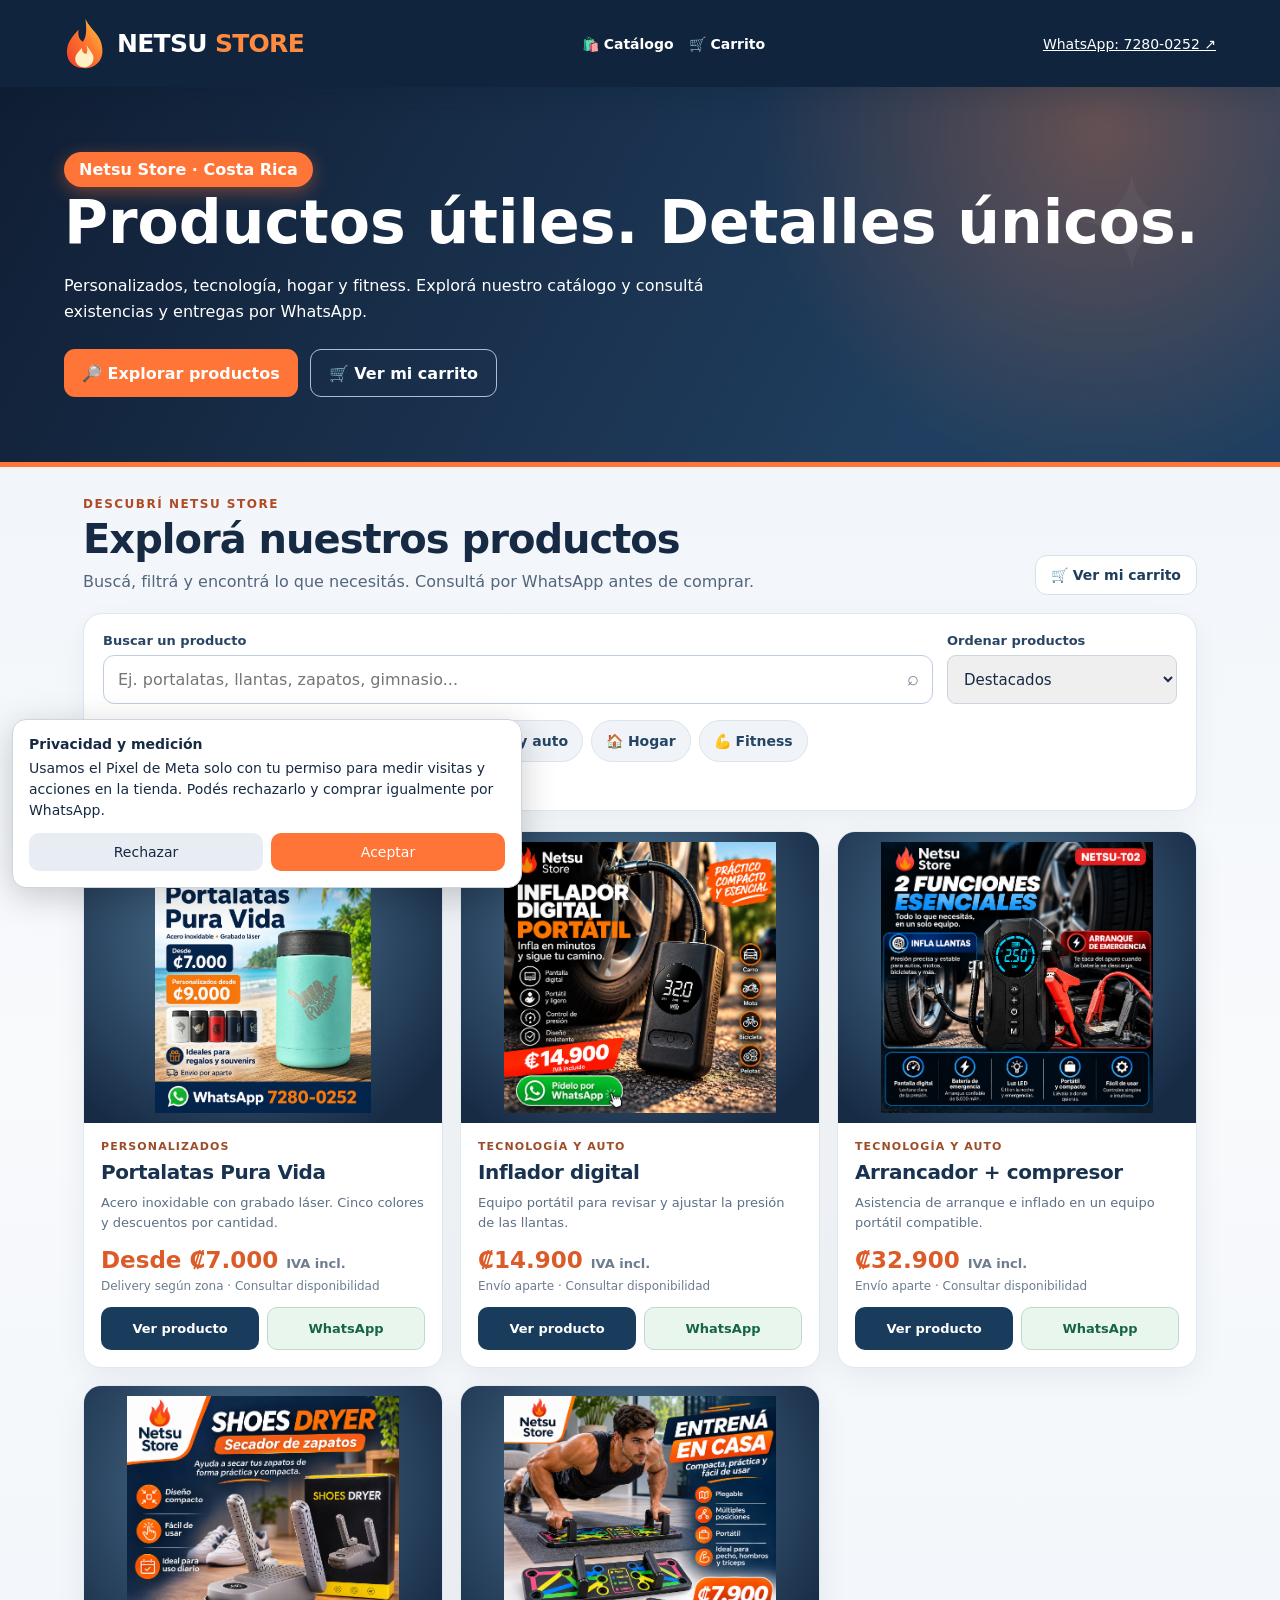
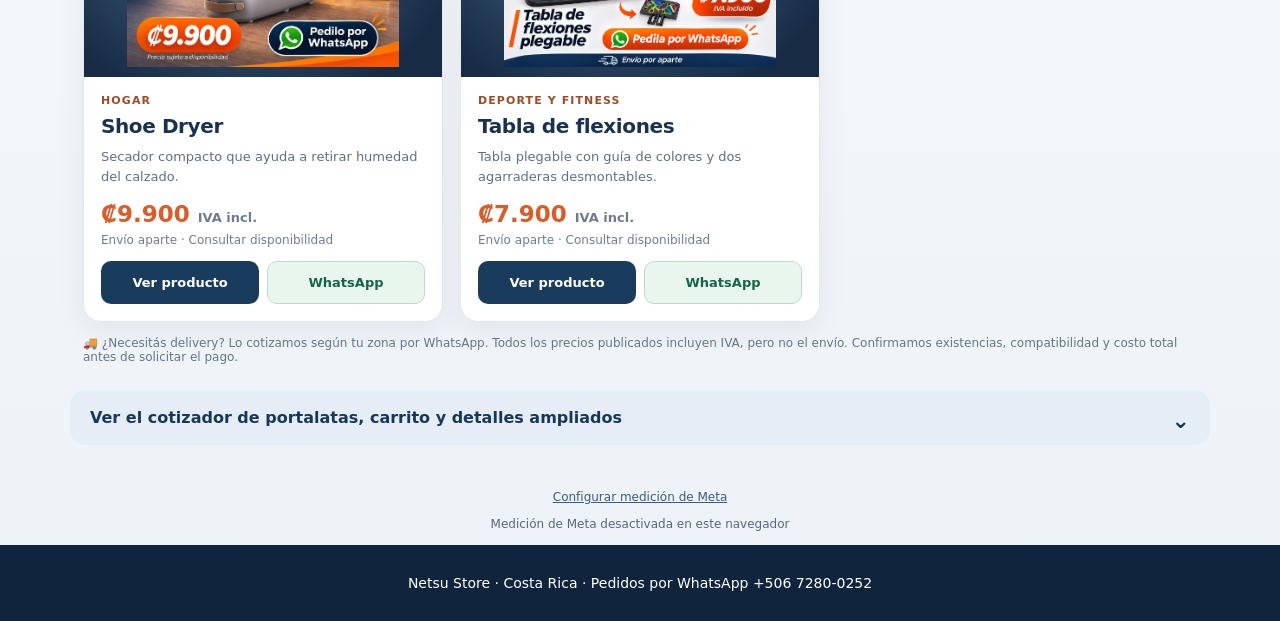
<file: index.html>
<!doctype html>
<html lang="es"><head><meta charset="utf-8"><meta name="viewport" content="width=device-width,initial-scale=1"><title>Netsu Store | Costa Rica</title><meta property="og:title" content="Netsu Store | Tecnología, hogar, fitness y personalizados"><meta property="og:description" content="Descubrí tecnología, hogar, fitness y personalizados en Netsu Store Costa Rica. Consultá disponibilidad por WhatsApp."><meta property="og:image" content="https://netsu-store.juliomfutpo.workers.dev/assets/p01-portalatas/portada.webp"><meta name="description" content="Netsu Store Costa Rica: portalatas personalizados, inflador digital, arrancador con compresor, Shoe Dryer y tabla de flexiones. Pedí por WhatsApp."><style>
:root{font-family:system-ui,-apple-system,Segoe UI,sans-serif;color:#172a43;background:#f5f7fb}*{box-sizing:border-box}body{margin:0}header{background:#11243e;color:white;padding:18px max(5vw,18px);display:flex;align-items:center;justify-content:space-between;gap:12px}.brand{font-size:25px;font-weight:900}.brand b{color:#ff7437}a{color:inherit}header a{font-size:14px}.hero{padding:65px max(5vw,18px);background:linear-gradient(120deg,#142b49,#24476d);color:white}.hero h1{font-size:clamp(34px,6vw,60px);margin:0 0 12px}.hero p{max-width:650px;line-height:1.6}.pill{display:inline-block;border-radius:30px;background:#ff7437;padding:8px 15px;font-weight:700;color:white}.wrap{max-width:1100px;margin:35px auto;padding:0 18px}.card{background:white;border-radius:20px;box-shadow:0 10px 40px #142b4912;overflow:hidden;display:grid;grid-template-columns:1fr 1fr}.visual{min-height:430px;background:radial-gradient(circle at 60% 40%,#5e9caa,#203b58 65%);display:grid;place-items:center;color:white;padding:30px;text-align:center}.visual .mark{font-size:110px}.gallery{width:100%;max-width:460px}.gallery img{width:100%;max-height:520px;object-fit:contain;border-radius:14px;display:block}.thumbs{display:flex;gap:6px;overflow-x:auto;scroll-behavior:smooth;justify-content:flex-start;margin-top:12px;scrollbar-width:thin}.thumbs button{flex:0 0 auto}.gallery-nav{display:flex;align-items:center;gap:8px}.gallery-nav .thumbs{flex:1;min-width:0}.gallery-nav>button{padding:9px 13px;flex:0 0 auto}.cart-panel{background:white;padding:22px;border-radius:18px;margin-top:24px;box-shadow:0 10px 40px #142b4912}.cart-row{display:flex;justify-content:space-between;align-items:center;gap:12px;padding:12px 0;border-bottom:1px solid #e5eaf0}.cart-row button{padding:7px 10px}.social a{display:inline-flex;align-items:center;gap:8px;background:white;padding:12px;border-radius:10px;text-decoration:none;font-weight:700}.thumbs button{padding:5px;background:#fff;border:2px solid transparent;border-radius:9px}.thumbs button.active{border-color:#ff7437}.thumbs img{width:52px;height:65px;object-fit:cover;border-radius:5px;display:block}.fallback{font-size:13px;opacity:.85}.content{padding:35px}.content h2{font-size:32px;margin:10px 0}.muted{color:#65758a}.price{font-size:27px;font-weight:800;color:#e45d2a}label{display:block;font-weight:700;margin:15px 0 7px}select,input{width:100%;padding:12px;border:1px solid #cbd4df;border-radius:9px;font:inherit}button{cursor:pointer;background:#ff7437;border:0;border-radius:10px;color:#fff;font-weight:800;padding:14px 20px;font:inherit}button:hover{background:#df5d25}.primary{width:100%;margin-top:18px}.details{background:#edf3f8;padding:14px;border-radius:12px;margin-top:15px;font-size:14px;line-height:1.6}.social{display:flex;flex-wrap:wrap;gap:14px;margin:25px 0}footer{background:#11243e;color:white;padding:30px;text-align:center;font-size:14px}@media(max-width:720px){.card{grid-template-columns:1fr}.visual{min-height:260px}.content{padding:22px}}
.tiers{margin:18px 0 8px}.tiers h3{font-size:17px;margin:0 0 9px}.tier-grid{display:grid;grid-template-columns:repeat(4,minmax(0,1fr));gap:7px}.tier{background:#f4f7fa;border:1px solid #d7e0ea;border-radius:11px;padding:11px 5px;text-align:center;font-size:12px;color:#233c58}.tier strong{display:block;font-size:17px;margin-top:5px}.tier.active{border:2px solid #ff7437;background:#fff0e8}.tier small{display:block;margin-top:3px;color:#65758a}.discount-note{font-size:13px;color:#176c50;font-weight:700;margin-top:8px}.quick-qty{display:flex;gap:6px;flex-wrap:wrap;margin-top:8px}.quick-qty button{padding:8px 12px;font-size:13px;background:#e8edf4;color:#203b58}.quick-qty button:hover{background:#d4dfea}.primary:disabled,#sendCart:disabled{opacity:.5;cursor:not-allowed}@media(max-width:720px){header{padding:13px 15px;flex-wrap:wrap}.brand{font-size:21px}header a{font-size:12px}.hero{padding:30px 18px}.hero h1{font-size:34px}.wrap{margin:18px auto;padding:0 10px}.card{border-radius:15px}.visual{min-height:0;padding:15px}.gallery img{max-height:390px}.content{padding:19px}.content h2{font-size:26px}.tier-grid{grid-template-columns:repeat(2,minmax(0,1fr))}.tier{padding:12px 6px}.cart-panel{padding:17px}.cart-row{align-items:flex-start;flex-wrap:wrap}.social{gap:8px}.social a{flex:1;justify-content:center;min-width:125px}.gallery-nav>button{padding:9px 12px}.thumbs img{width:46px;height:58px}button,select,input{min-height:44px}}@media(max-width:370px){.hero h1{font-size:29px}.tier strong{font-size:15px}} 
@media(max-width:720px){body{padding-bottom:74px}header{gap:8px}header a{white-space:nowrap}.gallery{max-width:100%}.gallery img{width:100%;height:auto;max-height:360px;object-fit:contain}.content select,.content input{font-size:16px}.details{font-size:15px}.details .price{display:block;margin-top:5px;font-size:26px}.cart-row span{overflow-wrap:anywhere;flex:1;min-width:180px}.cart-panel #sendCart{width:100%;min-height:48px}.mobile-bar{display:flex!important;position:fixed;bottom:0;left:0;right:0;z-index:50;background:#11243e;box-shadow:0 -4px 20px #11243e33;padding:9px 12px;gap:9px;padding-bottom:max(9px,env(safe-area-inset-bottom))}.mobile-bar a{display:flex;align-items:center;justify-content:center;flex:1;background:#ff7437;color:white;text-decoration:none;border-radius:11px;font-weight:800;min-height:47px;font-size:14px}.mobile-bar a:last-child{background:#176c50}.hero p{font-size:15px}.cart-panel{scroll-margin-top:15px}}.mobile-bar{display:none}button:focus-visible,a:focus-visible,input:focus-visible,select:focus-visible{outline:3px solid #ff7437;outline-offset:2px}
.cookie-notice{position:fixed;bottom:12px;left:12px;right:12px;max-width:510px;background:#fff;color:#172a43;border:1px solid #cbd4df;box-shadow:0 8px 35px #0003;border-radius:14px;padding:16px;z-index:100;font-size:14px}.cookie-notice p{margin:6px 0 12px;line-height:1.5}.cookie-actions{display:flex;gap:8px}.cookie-actions button{flex:1;font-size:14px;padding:11px}.cookie-actions .reject{background:#e8edf4;color:#172a43}@media(max-width:720px){.cookie-notice{bottom:82px;left:9px;right:9px;padding:12px}}
.privacy-controls{font-size:12px;text-align:center;margin:14px auto}.privacy-controls button{font-size:12px;background:transparent;color:#365c88;text-decoration:underline;padding:7px;border:0;cursor:pointer}.pixel-status{font-size:12px;color:#546a80;margin:6px 0}.cookie-notice[hidden]{display:none!important}

/* Netsu Store — refinamiento visual del catálogo */
html{scroll-behavior:smooth}body{background:linear-gradient(180deg,#edf2f8 0%,#f8fafc 48%,#edf2f8 100%)}header{position:sticky;top:0;z-index:60;box-shadow:0 8px 25px #071b3030}.hero{position:relative;overflow:hidden;background:radial-gradient(circle at 86% 12%,#fa763650,transparent 30%),linear-gradient(120deg,#101e34,#203f60 75%);border-bottom:5px solid #ff7437}.hero:after{content:'✦';position:absolute;right:7%;top:15%;font-size:140px;color:#ffffff0b;pointer-events:none}.hero .pill{box-shadow:0 5px 18px #fa743766}.card{border:1px solid #e3e9f1;box-shadow:0 18px 55px #11243e1c;transition:box-shadow .2s ease}.card:hover{box-shadow:0 24px 70px #11243e26}.content h2{letter-spacing:-.8px;line-height:1.13}.price{letter-spacing:-.5px}.content a.primary:hover{filter:brightness(1.08)}.social a{border:1px solid #e1e7ef;box-shadow:0 4px 15px #142b490c}.social a:hover{border-color:#ff7437}.visual{overflow:hidden}.wrap{scroll-margin-top:90px}#inflador-netsu-t01{margin-top:32px}#inflador-netsu-t01 .content{display:flex;flex-direction:column;justify-content:center}#inflador-netsu-t01 .visual{background:radial-gradient(circle at 50% 45%,#466b88,#0e1f36 75%)!important}#inflador-netsu-t01 .visual h2{font-size:clamp(25px,3vw,38px);line-height:1.15}#inflador-netsu-t01 .visual p{opacity:.75}#portalatas{margin-top:28px}@media(max-width:720px){header{position:relative}.hero:after{font-size:80px;right:2%}#inflador-netsu-t01 .visual{min-height:220px!important}.wrap{scroll-margin-top:12px}}
</style><link rel="stylesheet" href="/assets/catalogo.css"><script defer src="/assets/catalogo.js"></script></head><body><header><div class="brand" style="display:flex;align-items:center;gap:10px"><svg width="43" height="51" viewBox="0 0 48 58" aria-label="Netsu Store" role="img"><defs><linearGradient id="flame" x1="0" y1="1" x2="1" y2="0"><stop stop-color="#ef3b29"/><stop offset=".55" stop-color="#ff792e"/><stop offset="1" stop-color="#ffce42"/></linearGradient></defs><path fill="url(#flame)" d="M24 1C30 14 42 19 43 34c2 15-9 24-22 23C7 56 0 45 4 31c2-7 8-13 12-18-1 9 2 12 5 14 5-7 4-16 3-26Z"/><path fill="#fff0c5" d="M25 30c3 7 9 10 8 17-1 6-6 10-12 9-7-1-10-7-8-13 1-3 4-6 7-9 0 5 2 6 5 7 2-4 1-7 0-11Z"/></svg><span style="line-height:1.02;letter-spacing:-.7px">NETSU <b style="color:#ff8b3e">STORE</b></span></div><nav class="store-header-nav" aria-label="Navegación principal"><a href="#catalogo">🛍️ Catálogo</a><a href="#carrito">🛒 Carrito</a></nav><a href="https://wa.me/50672800252" target="_blank" rel="noopener">WhatsApp: 7280-0252 ↗</a></header><section class="hero"><span class="pill">Netsu Store · Costa Rica</span><h1>Productos útiles. Detalles únicos.</h1><p>Personalizados, tecnología, hogar y fitness. Explorá nuestro catálogo y consultá existencias y entregas por WhatsApp.</p><div class="hero-actions"><a class="hero-catalog-cta" href="#catalogo">🔎 Explorar productos</a><a class="hero-cart-cta" href="#carrito">🛒 Ver mi carrito</a></div></section><main id="principal">
<section class="storefront" id="catalogo" aria-labelledby="catalogo-titulo">
<div class="storefront-head"><div><p class="storefront-eyebrow">Descubrí Netsu Store</p><h2 id="catalogo-titulo">Explorá nuestros productos</h2><p class="storefront-lead">Buscá, filtrá y encontrá lo que necesitás. Consultá por WhatsApp antes de comprar.</p></div><a class="storefront-shortcut" href="#carrito">🛒 Ver mi carrito</a></div>
<div class="storefront-tools"><div class="storefront-search-row">
<div class="storefront-search"><label for="catalogo-busqueda">Buscar un producto</label><input id="catalogo-busqueda" type="search" placeholder="Ej. portalatas, llantas, zapatos, gimnasio..." maxlength="120" autocomplete="off" aria-controls="catalogo-productos"><span class="search-glyph" aria-hidden="true">⌕</span></div>
<div class="storefront-sort"><label for="catalogo-orden">Ordenar productos</label><select id="catalogo-orden" aria-controls="catalogo-productos"><option value="destacados">Destacados</option><option value="precio-asc">Precio: menor a mayor</option><option value="precio-desc">Precio: mayor a menor</option><option value="nombre">Nombre: A a Z</option></select></div></div>
<div class="storefront-chips" role="group" aria-label="Filtrar por categoría">
<button class="storefront-chip" type="button" data-filtro-categoria="todos" aria-pressed="true">Todos (5)</button>
<button class="storefront-chip" type="button" data-filtro-categoria="personalizados" aria-pressed="false">🥤 Personalizados</button>
<button class="storefront-chip" type="button" data-filtro-categoria="auto" aria-pressed="false">🚗 Tecnología y auto</button>
<button class="storefront-chip" type="button" data-filtro-categoria="hogar" aria-pressed="false">🏠 Hogar</button>
<button class="storefront-chip" type="button" data-filtro-categoria="fitness" aria-pressed="false">💪 Fitness</button>
</div><div class="storefront-toolfoot"><p id="catalogo-conteo" class="storefront-count" aria-live="polite" role="status">5 productos encontrados</p><button id="catalogo-limpiar" class="storefront-reset" type="button" hidden>Limpiar filtros ↺</button></div></div>
<div class="storefront-products" id="catalogo-productos">
<article class="storefront-product" data-producto-id="NETSU-P01" data-categoria="personalizados" data-orden="0" data-precio="7000" data-nombre="Portalatas Pura Vida" data-buscar="vasos portalatas pura vida grabado laser nombre personalizado regalo regalos colores menta blanco negro rojo azul">
<a class="storefront-picture" href="#portalatas" aria-label="Ver Portalatas Pura Vida"><img src="/assets/p01-portalatas/portada.webp" alt="Portalatas Pura Vida en Netsu Store" loading="lazy" onerror="this.hidden=true;this.nextElementSibling.hidden=false"><span class="storefront-picture-fallback" hidden>🥤</span></a>
<div class="storefront-body"><span class="storefront-category">Personalizados</span><h3 class="storefront-title"><a href="#portalatas">Portalatas Pura Vida</a></h3><p class="storefront-description">Acero inoxidable con grabado láser. Cinco colores y descuentos por cantidad.</p>
<p class="storefront-price">Desde ₡7.000 <small>IVA incl.</small></p><p class="storefront-delivery">Delivery según zona · Consultar disponibilidad</p>
<div class="storefront-actions"><a class="storefront-view" href="#portalatas">Ver producto</a><a class="storefront-chat" href="https://wa.me/50672800252?text=Hola%2C%20Netsu%20Store.%20Quiero%20informaci%C3%B3n%20sobre%20Portalatas%20Pura%20Vida.%20%C2%BFMe%20confirman%20disponibilidad%20y%20env%C3%ADo%3F" target="_blank" rel="noopener noreferrer">WhatsApp</a></div></div></article>
<article class="storefront-product" data-producto-id="NETSU-T01" data-categoria="auto" data-orden="1" data-precio="14900" data-nombre="Inflador digital" data-buscar="inflador compresor aire llantas presion neumaticos carro coche moto pantalla digital">
<a class="storefront-picture" href="/inflador-digital.html" aria-label="Ver Inflador digital"><img src="/assets/t01-inflador/01_portada.png" alt="Inflador digital en Netsu Store" loading="lazy" onerror="this.hidden=true;this.nextElementSibling.hidden=false"><span class="storefront-picture-fallback" hidden>🛞</span></a>
<div class="storefront-body"><span class="storefront-category">Tecnología y auto</span><h3 class="storefront-title"><a href="/inflador-digital.html">Inflador digital</a></h3><p class="storefront-description">Equipo portátil para revisar y ajustar la presión de las llantas.</p>
<p class="storefront-price">₡14.900 <small>IVA incl.</small></p><p class="storefront-delivery">Envío aparte · Consultar disponibilidad</p>
<div class="storefront-actions"><a class="storefront-view" href="/inflador-digital.html">Ver producto</a><a class="storefront-chat" href="https://wa.me/50672800252?text=Hola%2C%20Netsu%20Store.%20Quiero%20informaci%C3%B3n%20sobre%20Inflador%20digital.%20%C2%BFMe%20confirman%20disponibilidad%20y%20env%C3%ADo%3F" target="_blank" rel="noopener noreferrer">WhatsApp</a></div></div></article>
<article class="storefront-product" data-producto-id="NETSU-T02" data-categoria="auto" data-orden="2" data-precio="32900" data-nombre="Arrancador + compresor" data-buscar="arrancador bateria bateria de carro compresor inflador emergencia carro vehiculo llantas">
<a class="storefront-picture" href="/arrancador-compresor.html" aria-label="Ver Arrancador + compresor"><img src="/assets/t02-arrancador/01_portada.png" alt="Arrancador + compresor en Netsu Store" loading="lazy" onerror="this.hidden=true;this.nextElementSibling.hidden=false"><span class="storefront-picture-fallback" hidden>🚗</span></a>
<div class="storefront-body"><span class="storefront-category">Tecnología y auto</span><h3 class="storefront-title"><a href="/arrancador-compresor.html">Arrancador + compresor</a></h3><p class="storefront-description">Asistencia de arranque e inflado en un equipo portátil compatible.</p>
<p class="storefront-price">₡32.900 <small>IVA incl.</small></p><p class="storefront-delivery">Envío aparte · Consultar disponibilidad</p>
<div class="storefront-actions"><a class="storefront-view" href="/arrancador-compresor.html">Ver producto</a><a class="storefront-chat" href="https://wa.me/50672800252?text=Hola%2C%20Netsu%20Store.%20Quiero%20informaci%C3%B3n%20sobre%20Arrancador%20%2B%20compresor.%20%C2%BFMe%20confirman%20disponibilidad%20y%20env%C3%ADo%3F" target="_blank" rel="noopener noreferrer">WhatsApp</a></div></div></article>
<article class="storefront-product" data-producto-id="NETSU-T03" data-categoria="hogar" data-orden="3" data-precio="9900" data-nombre="Shoe Dryer" data-buscar="shoe dryer secador zapatos tenis calzado humedad lluvia hogar secadora secado">
<a class="storefront-picture" href="/shoe-dryer.html" aria-label="Ver Shoe Dryer"><img src="/assets/t03-shoe-dryer/01_portada.png" alt="Shoe Dryer en Netsu Store" loading="lazy" onerror="this.hidden=true;this.nextElementSibling.hidden=false"><span class="storefront-picture-fallback" hidden>👟</span></a>
<div class="storefront-body"><span class="storefront-category">Hogar</span><h3 class="storefront-title"><a href="/shoe-dryer.html">Shoe Dryer</a></h3><p class="storefront-description">Secador compacto que ayuda a retirar humedad del calzado.</p>
<p class="storefront-price">₡9.900 <small>IVA incl.</small></p><p class="storefront-delivery">Envío aparte · Consultar disponibilidad</p>
<div class="storefront-actions"><a class="storefront-view" href="/shoe-dryer.html">Ver producto</a><a class="storefront-chat" href="https://wa.me/50672800252?text=Hola%2C%20Netsu%20Store.%20Quiero%20informaci%C3%B3n%20sobre%20Shoe%20Dryer.%20%C2%BFMe%20confirman%20disponibilidad%20y%20env%C3%ADo%3F" target="_blank" rel="noopener noreferrer">WhatsApp</a></div></div></article>
<article class="storefront-product" data-producto-id="NETSU-T04" data-categoria="fitness" data-orden="4" data-precio="7900" data-nombre="Tabla de flexiones" data-buscar="tabla flexiones push up board gym entrenamiento ejercicio casa hombros brazos pecho fitness">
<a class="storefront-picture" href="/tabla-flexiones.html" aria-label="Ver Tabla de flexiones"><img src="/assets/t04-tabla-flexiones/01_portada.png" alt="Tabla de flexiones en Netsu Store" loading="lazy" onerror="this.hidden=true;this.nextElementSibling.hidden=false"><span class="storefront-picture-fallback" hidden>💪</span></a>
<div class="storefront-body"><span class="storefront-category">Deporte y fitness</span><h3 class="storefront-title"><a href="/tabla-flexiones.html">Tabla de flexiones</a></h3><p class="storefront-description">Tabla plegable con guía de colores y dos agarraderas desmontables.</p>
<p class="storefront-price">₡7.900 <small>IVA incl.</small></p><p class="storefront-delivery">Envío aparte · Consultar disponibilidad</p>
<div class="storefront-actions"><a class="storefront-view" href="/tabla-flexiones.html">Ver producto</a><a class="storefront-chat" href="https://wa.me/50672800252?text=Hola%2C%20Netsu%20Store.%20Quiero%20informaci%C3%B3n%20sobre%20Tabla%20de%20flexiones.%20%C2%BFMe%20confirman%20disponibilidad%20y%20env%C3%ADo%3F" target="_blank" rel="noopener noreferrer">WhatsApp</a></div></div></article>
</div>
<div class="storefront-empty" id="catalogo-vacio" hidden><strong>No encontramos ese producto</strong><p>Probá otra palabra o quitá los filtros.</p><button type="button" class="storefront-empty-reset" id="catalogo-vacio-limpiar">Mostrar todos los productos</button></div>
<p class="storefront-note">🚚 ¿Necesitás delivery? Lo cotizamos según tu zona por WhatsApp. Todos los precios publicados incluyen IVA, pero no el envío. Confirmamos existencias, compatibilidad y costo total antes de solicitar el pago.</p>
</section>
<details class="storefront-details" id="detalle-productos"><summary>Ver el cotizador de portalatas, carrito y detalles ampliados</summary><p class="storefront-detail-note">Las fichas individuales de tecnología, hogar y fitness están disponibles desde cada producto del catálogo.</p>
<section id="arrancador-netsu-t02" class="wrap" style="scroll-margin-top:20px"><div class="card"><div class="visual" style="background:linear-gradient(145deg,#11243e,#305477);min-height:310px"><a href="/arrancador-compresor.html" style="display:block;width:100%;padding:15px"><img src="/assets/t02-arrancador/01_portada.png" alt="Portada NETSU-T02 arrancador portátil con compresor" loading="lazy" style="display:block;width:100%;height:auto;max-height:440px;object-fit:contain;border-radius:12px"></a></div><div class="content"><span class="pill">Automotriz · NETSU-T02</span><h2>Arrancador + compresor portátil</h2><p class="muted">Dos funciones en un equipo: asistencia de arranque para vehículos compatibles e inflado de llantas.</p><p class="price">₡32.900 <small style="font-size:14px;color:#65758a">IVA incluido</small></p><p class="muted">Envío adicional. Confirmamos compatibilidad, precio final y existencias antes del pedido.</p><a class="primary" style="display:block;text-align:center;background:#176c50;color:white;border-radius:10px;text-decoration:none;padding:14px;font-weight:800" href="/arrancador-compresor.html">Ver fotos y detalles del producto →</a><p style="font-size:13px"><a href="https://www.facebook.com/share/p/1FUPd8KAHE/" target="_blank" rel="noopener">Ver en Facebook</a> · <a href="https://www.instagram.com/p/DfRQDMojjYU/" target="_blank" rel="noopener">Ver en Instagram</a></p></div></div></section>
<section id="tabla-flexiones-feature" class="wrap" style="scroll-margin-top:20px"><div class="card"><div class="visual" style="background:linear-gradient(145deg,#11243e,#305477);min-height:310px"><a href="/tabla-flexiones.html" style="display:block;width:100%;padding:15px"><img src="/assets/t04-tabla-flexiones/01_portada.png" alt="Portada tabla de flexiones plegable NETSU-T04" loading="lazy" style="display:block;width:100%;max-height:440px;object-fit:contain;border-radius:12px" onerror="this.style.display='none';this.nextElementSibling.style.display='block'"><span style="color:#fff;display:none;padding:75px 0;text-align:center"><span style="display:block;font-size:85px">💪</span>Conocé el producto y sus fotos</span></a></div><div class="content"><span class="pill">Deporte y fitness · NETSU-T04</span><h2>Tabla de flexiones plegable</h2><p class="muted">Diferentes posiciones de agarre, guía de colores y dos agarraderas desmontables. Diseño compacto para entrenar en casa.</p><p class="price">₡7.900 <small style="font-size:14px;color:#65758a">IVA incluido</small></p><p class="muted">Envío adicional · Consultar disponibilidad.</p><a class="primary" style="display:block;text-align:center;background:#176c50;color:white;border-radius:10px;text-decoration:none;padding:14px;font-weight:800" href="/tabla-flexiones.html">Ver tabla de flexiones y fotos →</a><p style="font-size:13px"><a href="https://www.facebook.com/share/p/1Ewi6B46sL/" target="_blank" rel="noopener">Ver en Facebook</a> · <a href="https://www.instagram.com/p/DfYoJT8lcRy/" target="_blank" rel="noopener">Ver en Instagram</a></p></div></div></section>
<section id="shoedryer-feature" class="wrap" style="scroll-margin-top:20px"><div class="card"><div class="visual" style="background:linear-gradient(145deg,#11243e,#305477);min-height:310px"><a href="/shoe-dryer.html" style="display:block;width:100%;padding:15px"><img src="/assets/t03-shoe-dryer/01_portada.png" alt="Portada Shoe Dryer NETSU-T03" loading="lazy" style="display:block;width:100%;max-height:440px;object-fit:contain;border-radius:12px" onerror="this.style.display='none';this.nextElementSibling.style.display='block'"><span style="color:#fff;display:none;padding:75px 0;text-align:center"><span style="display:block;font-size:85px">👟</span>Portada en preparación · Ver fotos en Facebook</span></a></div><div class="content"><span class="pill">Tecnología y hogar · NETSU-T03</span><h2>Shoe Dryer · Secador de zapatos</h2><p class="muted">Ayuda a secar la humedad del interior del calzado, ideal para días lluviosos.</p><p class="price">₡9.900 <small style="font-size:14px;color:#65758a">IVA incluido</small></p><p class="muted">Envío adicional. Disponibilidad y detalles por confirmar.</p><a class="primary" style="display:block;text-align:center;background:#176c50;color:white;border-radius:10px;text-decoration:none;padding:14px;font-weight:800" href="/shoe-dryer.html">Ver detalles del Shoe Dryer →</a><p style="font-size:13px"><a href="https://www.facebook.com/share/p/1QKFXwLFPv/" target="_blank" rel="noopener">Ver fotos en Facebook</a> · <a href="https://www.instagram.com/p/Dfapu1IDpmH/" target="_blank" rel="noopener">Ver en Instagram</a></p></div></div></section>
<section id="inflador-netsu-t01" class="wrap" style="scroll-margin-top:20px"><div class="card"><div class="visual" style="background:linear-gradient(145deg,#11243e,#305477);min-height:310px"><a href="/inflador-digital.html" style="display:block;width:100%;padding:15px"><img src="/assets/t01-inflador/01_portada.png" alt="Portada NETSU-T01 inflador digital portátil" style="display:block;width:100%;height:auto;max-height:440px;object-fit:contain;border-radius:12px"></a></div><div class="content"><span class="pill">Automotriz · NETSU-T01</span><h2>Inflador digital portátil para llantas</h2><p class="muted">Compacto y práctico para revisar y ajustar la presión de las llantas. Pantalla digital y controles de presión.</p><p class="price">₡14.900 <small style="font-size:14px;color:#65758a">IVA incluido</small></p><p class="muted">Envío adicional según ubicación. Existencias y especificaciones sujetas a confirmación.</p><a class="primary" style="display:block;text-align:center;background:#176c50;color:white;border-radius:10px;text-decoration:none;padding:14px;font-weight:800" href="/inflador-digital.html" target="_blank" rel="noopener">Ver fotos y detalles del producto →</a><p style="font-size:13px"><a href="https://www.facebook.com/permalink.php?story_fbid=pfbid02YUm7N9x1T8wqjQtCXN769mCXtBSk4aMFTBh6gKtHHqjLaXz72a5FDQLPJyeRpbT1l&amp;id=61579101474528" target="_blank" rel="noopener">Ver en Facebook</a></p></div></div></section><section class="wrap" id="portalatas"><div class="card"><div class="visual"><div class="gallery"><img id="mainPhoto" src="assets/p01-portalatas/menta.webp" alt="Portalatas Pura Vida color menta"><div id="photoFallback" hidden><div class="mark">🥤</div><p>Galería de fotografías en preparación</p></div><div class="gallery-nav"><button type="button" id="prevPhoto" aria-label="Foto anterior">‹</button><div class="thumbs" id="thumbs"></div><button type="button" id="nextPhoto" aria-label="Foto siguiente">›</button></div><p class="fallback">Diseños ilustrativos · Colores sujetos a disponibilidad</p></div></div><div class="content"><span class="pill">Personalizados · NETSU-P01</span><h2>Portalatas Pura Vida</h2><p class="muted">Ideal para regalos, eventos y recuerdos de Costa Rica. Empaque de regalo e IVA incluidos. Envío adicional.</p><p class="muted" style="font-size:13px"><strong>Venta bajo pedido:</strong> confirmamos disponibilidad con nuestro proveedor antes de solicitar el pago.</p><label for="type">Tipo de grabado</label><select id="type"><option value="standard">Pura Vida (estándar)</option><option value="custom">Personalizado</option></select><label for="color">Color solicitado</label><select id="color"><option>Menta</option><option>Blanco</option><option>Negro</option><option>Rojo</option><option>Azul marino</option></select><div class="tiers"><h3>Precios por cantidad · descuento automático</h3><div id="tierGrid" class="tier-grid" aria-live="polite"></div><p class="discount-note" id="discountNote"></p></div><label for="qty">Cantidad</label><input id="qty" type="number" min="1" step="1" value="1"><div class="quick-qty"><button type="button" data-qty="1">1 unidad</button><button type="button" data-qty="4">4</button><button type="button" data-qty="12">12</button><button type="button" data-qty="24">24</button><button type="button" data-qty="50">50</button></div><div id="customBox" hidden><label for="engraving">Texto o idea para personalizar</label><input id="engraving" maxlength="140" placeholder="Nombre, iniciales o frase corta"></div><div class="details"><div>Precio unitario: <strong id="unit">₡7 000</strong></div><div>Total estimado: <span class="price" id="total">₡7 000</span></div><div id="notice">Precio según cantidad. Disponibilidad por confirmar.</div></div><button class="primary" id="addCart">Agregar al carrito +</button><button class="primary" id="order" style="background:#176c50">Consultar este producto por WhatsApp →</button><p class="muted" style="font-size:13px">Personalización sencilla: nombre, iniciales, frase corta o logo sencillo. Incluye ajuste básico. Logos complejos, vectorización, diseños detallados, varias modificaciones y urgencias se cotizan aparte. Enviá tu arte por WhatsApp para revisar si es apto para grabado.</p><p class="muted" style="font-size:12px">IVA, empaque de regalo y grabado incluidos. Envío por aparte. Los colores pueden variar por iluminación y están sujetos a inventario. Confirmamos disponibilidad y tiempo de entrega antes de cerrar. Pedidos mayores a 50 unidades: cotización especial.</p></div></div><section class="cart-panel" id="carrito"><h2>🛒 Tu carrito <span id="cartCount">0</span></h2><div id="cartItems" class="muted">Todavía no agregaste productos.</div><p><strong>Subtotal de productos: <span id="cartTotal">₡0</span></strong></p><p class="muted" style="font-size:13px">IVA incluido. <strong>Delivery no incluido:</strong> lo cotizamos según la ubicación antes de confirmar el pago.</p><div class="delivery-options"><label for="entrega-metodo">¿Cómo querés recibir el pedido?</label><select id="entrega-metodo"><option value="delivery">🚚 Quiero delivery a domicilio (cotizar)</option><option value="coordinar">📍 Quiero consultar otra opción de entrega</option></select><div id="entrega-zona-wrap"><label for="entrega-zona">¿En qué zona sería la entrega? (opcional)</label><input type="text" id="entrega-zona" placeholder="Provincia, cantón y distrito" maxlength="120" autocomplete="address-level2"></div><p class="muted" style="font-size:12px">Te confirmamos costo, plazo y disponibilidad por WhatsApp. No cobramos el envío automáticamente.</p></div><button id="sendCart">Consultar pedido y entrega por WhatsApp →</button><p class="muted" style="font-size:12px">Los productos se guardan en este navegador. El pedido y la disponibilidad se confirman con el proveedor antes de solicitar el pago; no se realiza ningún cobro automático.</p></section><div class="social"><a href="https://www.facebook.com/permalink.php?story_fbid=pfbid0UAnPe7jkiqvJr92LtXoaWRU3xJVVm9NpQUyMc6tpwFkJNXGBdSjaXxtGucRqwz7Sl&amp;id=61579101474528" target="_blank" rel="noopener"><svg width="20" height="20" viewBox="0 0 24 24" aria-hidden="true" fill="#1877F2"><path d="M24 12a12 12 0 1 0-13.875 11.855v-8.386H7.078V12h3.047V9.356c0-3.007 1.792-4.669 4.533-4.669 1.312 0 2.686.234 2.686.234v2.953h-1.513c-1.49 0-1.956.925-1.956 1.874V12h3.328l-.532 3.469h-2.796v8.386A12.002 12.002 0 0 0 24 12z"/></svg> Facebook ↗</a><a href="https://www.instagram.com/p/Devyq-cnJls/" target="_blank" rel="noopener"><svg width="20" height="20" viewBox="0 0 24 24" aria-hidden="true" fill="none" stroke="#C13584" stroke-width="2"><rect x="2" y="2" width="20" height="20" rx="6"/><circle cx="12" cy="12" r="4"/><circle cx="18" cy="6" r="1" fill="#C13584" stroke="none"/></svg> Instagram ↗</a><a href="https://wa.me/50672800252" target="_blank" rel="noopener"><svg width="20" height="20" viewBox="0 0 24 24" aria-hidden="true" fill="none" stroke="#25D366" stroke-width="2"><path d="M20 11.5a8 8 0 0 1-11.8 7L3 20l1.5-5.2A8 8 0 1 1 20 11.5Z"/><path d="M8 8c1 4 4 7 8 8"/></svg> WhatsApp ↗</a></div><p><a href="assets/p01-portalatas/portada.webp" target="_blank" rel="noopener">Ver imagen promocional de portalatas ↗</a> · <a href="assets/p01-portalatas/precios-mayoreo.webp" target="_blank" rel="noopener">Ver tabla de precios y colores ↗</a></p><h2>Próximamente</h2><p class="muted">Más personalizados, artículos de tecnología y accesorios. Este catálogo se ampliará progresivamente.</p></section></details></main><div class="privacy-controls"><button type="button" id="privacySettings">Configurar medición de Meta</button><p class="pixel-status" id="pixelStatus" aria-live="polite"></p></div><footer>Netsu Store · Costa Rica · Pedidos por WhatsApp +506 7280-0252</footer><nav class="mobile-bar" aria-label="Accesos rápidos"><a href="#carrito">🛒 Ver carrito <span id="mobileCartCount"></span></a><a href="https://wa.me/50672800252" target="_blank" rel="noopener">WhatsApp ↗</a></nav><aside class="cookie-notice" id="cookieNotice" hidden role="dialog" aria-label="Preferencias de medición"><strong>Privacidad y medición</strong><p>Usamos el Pixel de Meta solo con tu permiso para medir visitas y acciones en la tienda. Podés rechazarlo y comprar igualmente por WhatsApp.</p><div class="cookie-actions"><button class="reject" id="rejectPixel" type="button">Rechazar</button><button id="acceptPixel" type="button">Aceptar</button></div></aside><script>
const PIXEL_ID='829434702937219';let pixelEnabled=false;let pixelScriptLoaded=false;function updatePixelStatus(){const node=document.getElementById('pixelStatus');if(!node)return;node.textContent=pixelEnabled?(pixelScriptLoaded?'Medición autorizada · script de Meta cargado':'Medición autorizada · esperando conexión con Meta (revisá bloqueadores si no carga)'):'Medición de Meta desactivada en este navegador'}
function enableMetaPixel(){if(pixelEnabled)return;pixelEnabled=true;!function(f,b,e,v,n,t,s){if(f.fbq)return;n=f.fbq=function(){n.callMethod?n.callMethod.apply(n,arguments):n.queue.push(arguments)};if(!f._fbq)f._fbq=n;n.push=n;n.loaded=true;n.version='2.0';n.queue=[];t=b.createElement(e);t.async=true;t.src=v;t.onload=function(){pixelScriptLoaded=true;updatePixelStatus()};t.onerror=function(){pixelScriptLoaded=false;const node=document.getElementById('pixelStatus');if(node)node.textContent='Meta Pixel bloqueado o sin conexión. Revisá extensiones de privacidad.'};s=b.getElementsByTagName(e)[0];s.parentNode.insertBefore(t,s)}(window,document,'script','https://connect.facebook.net/en_US/fbevents.js');fbq('init',PIXEL_ID);fbq('track','PageView');fbq('track','ViewContent',{content_name:'Portalatas Pura Vida',content_ids:['NETSU-P01'],content_type:'product'});updatePixelStatus();}
function metaEvent(name,data){if(pixelEnabled&&typeof fbq==='function')fbq('track',name,data||{})}
function setPixelConsent(value){try{localStorage.setItem('netsu-meta-consent',value)}catch(e){}document.getElementById('cookieNotice').hidden=true;if(value==='yes')enableMetaPixel();else if(pixelEnabled){location.reload()}else updatePixelStatus()}
let consent=null;try{consent=localStorage.getItem('netsu-meta-consent')}catch(e){}if(consent==='yes')enableMetaPixel();else if(consent!=='no')document.getElementById('cookieNotice').hidden=false;
document.getElementById('acceptPixel').onclick=()=>setPixelConsent('yes');document.getElementById('rejectPixel').onclick=()=>setPixelConsent('no');document.getElementById('privacySettings').onclick=()=>{document.getElementById('cookieNotice').hidden=false};updatePixelStatus();
const el=id=>document.getElementById(id),money=n=>'₡'+n.toLocaleString('es-CR');function calc(){const q=Math.max(1,Math.floor(Number(el('qty').value)||1)),custom=el('type').value==='custom';el('customBox').hidden=!custom;let unit=custom?(q<=3?9000:q<=11?8000:q<=23?7500:7000):(q<=11?7000:q<=23?6500:6000);el('unit').textContent=money(unit);el('total').textContent=q<=50?money(unit*q):'Cotización especial';const tiers=custom?[{min:1,max:3,p:9000},{min:4,max:11,p:8000},{min:12,max:23,p:7500},{min:24,max:50,p:7000}]:[{min:1,max:11,p:7000},{min:12,max:23,p:6500},{min:24,max:50,p:6000}];el('tierGrid').replaceChildren();tiers.forEach(t=>{const tile=document.createElement('div');tile.className='tier'+(q>=t.min&&q<=t.max?' active':'');const range=document.createElement('span');range.textContent=t.min===t.max?String(t.min):t.min+'–'+t.max;const price=document.createElement('strong');price.textContent=money(t.p);const note=document.createElement('small');note.textContent='por unidad';tile.append(range,price,note);el('tierGrid').append(tile)});const base=custom?9000:7000;el('discountNote').textContent=q>50?'Para más de 50 unidades solicitá cotización.':unit<base?'¡Ahorrás '+money((base-unit)*q)+' en este pedido!':'El precio por mayor se activa al aumentar la cantidad.';el('addCart').disabled=q>50;el('notice').textContent=q>50?'Para más de 50 unidades, consultar precio.':'Precio según cantidad. Color y disponibilidad por confirmar.';return {q,custom,unit};}const photos={"Menta":"menta.webp","Blanco":"blanco.webp","Negro":"negro.webp","Rojo":"rojo.webp","Azul marino":"azul-marino.webp"};function showPhoto(color){el('mainPhoto').hidden=false;el('photoFallback').hidden=true;el('mainPhoto').src='assets/p01-portalatas/'+encodeURIComponent(photos[color]);el('mainPhoto').alt='Portalatas Pura Vida color '+color;document.querySelectorAll('.thumbs button').forEach(b=>b.classList.toggle('active',b.dataset.color===color));}el('mainPhoto').addEventListener('error',()=>{el('mainPhoto').hidden=true;el('photoFallback').hidden=false});Object.entries(photos).forEach(([color,file])=>{const b=document.createElement('button');b.type='button';b.dataset.color=color;b.title=color;b.setAttribute('aria-label','Ver '+color);const img=document.createElement('img');img.src='assets/p01-portalatas/'+encodeURIComponent(file);img.alt=color;img.loading='lazy';b.appendChild(img);b.onclick=()=>{el('color').value=color;showPhoto(color)};el('thumbs').appendChild(b)});['type','qty','color'].forEach(id=>el(id).addEventListener('change',calc));el('color').addEventListener('change',()=>showPhoto(el('color').value));showPhoto(el('color').value);el('qty').addEventListener('input',calc);el('order').addEventListener('click',()=>{const {q,custom,unit}=calc();const msg=['Hola, Netsu Store. Quiero consultar por portalatas Pura Vida.','Tipo: '+(custom?'Personalizado':'Estándar'),'Color: '+el('color').value,'Cantidad: '+q,custom?'Personalización: '+(el('engraving').value||'Por definir'):'',q<=50?'Precio estimado: '+money(q*unit):'Solicito cotización especial.','¿Me confirman disponibilidad, envío y tiempo de entrega?'].filter(Boolean).join('\n');metaEvent('Contact',{content_name:'Portalatas Pura Vida'});window.open('https://wa.me/50672800252?text='+encodeURIComponent(msg),'_blank','noopener');});calc();
const cartKey='netsu-cart-v1';let cart=[];try{const saved=JSON.parse(localStorage.getItem(cartKey)||'[]');if(Array.isArray(saved))cart=saved.filter(x=>x&&Number.isInteger(x.qty)&&x.qty>0&&x.qty<=50&&Number.isFinite(x.unit)&&x.unit>=0).slice(0,50)}catch(e){}
function saveCart(){try{localStorage.setItem(cartKey,JSON.stringify(cart))}catch(e){}renderCart()}
function cartLabel(item){if(item.sku==='NETSU-T01')return 'Inflador digital portátil NETSU-T01';if(item.sku==='NETSU-T02')return 'Compresor y arrancador NETSU-T02';if(item.sku==='NETSU-T03')return 'Shoe Dryer · Secador de zapatos NETSU-T03';if(item.sku==='NETSU-T04')return 'Tabla de flexiones plegable NETSU-T04';return 'Portalatas '+(item.custom?'personalizado':'estándar')+', '+(item.color||'sin color')+(item.engraving?' · '+item.engraving:'')}
function renderCart(){const target=el('cartItems');target.replaceChildren();let sum=0,count=0;if(!cart.length)target.textContent='Todavía no agregaste productos.';cart.forEach((item,i)=>{sum+=item.unit*item.qty;count+=item.qty;const row=document.createElement('div');row.className='cart-row';const txt=document.createElement('span');txt.textContent=cartLabel(item)+' — '+money(item.unit*item.qty);const controls=document.createElement('span');controls.style.cssText='display:inline-flex;align-items:center;gap:8px;flex-wrap:wrap';const minus=document.createElement('button');minus.textContent='−';minus.setAttribute('aria-label','Restar una unidad de '+cartLabel(item));minus.onclick=()=>{if(item.qty>1){item.qty--;saveCart()}else{cart.splice(i,1);saveCart()}};const number=document.createElement('strong');number.textContent=item.qty;const plus=document.createElement('button');plus.textContent='+';plus.setAttribute('aria-label','Sumar una unidad de '+cartLabel(item));plus.disabled=item.qty>=50;plus.onclick=()=>{if(item.qty<50){item.qty++;saveCart()}};const remove=document.createElement('button');remove.textContent='Quitar';remove.setAttribute('aria-label','Quitar '+cartLabel(item));remove.onclick=()=>{cart.splice(i,1);saveCart()};controls.append(minus,number,plus,remove);row.append(txt,controls);target.append(row)});el('cartTotal').textContent=money(sum);el('cartCount').textContent='('+count+')';el('mobileCartCount').textContent=count?' ('+count+')':'';el('sendCart').disabled=!cart.length}
el('addCart').onclick=()=>{const {q,custom,unit}=calc();if(q>50){alert('Para más de 50 unidades, solicitá una cotización por WhatsApp.');return}cart.push({qty:q,custom,unit,color:el('color').value,engraving:custom?el('engraving').value.trim().slice(0,140):''});saveCart();metaEvent('AddToCart',{content_ids:['NETSU-P01'],content_type:'product',currency:'CRC',value:unit*q,num_items:q});el('carrito').scrollIntoView({behavior:'smooth',block:'start'})};
el('entrega-metodo').addEventListener('change',()=>{el('entrega-zona-wrap').hidden=el('entrega-metodo').value!=='delivery'});
el('sendCart').onclick=()=>{if(!cart.length)return;const lines=['Hola, Netsu Store. Quiero consultar este pedido:'];cart.forEach((x,i)=>{lines.push((i+1)+'. '+cartLabel(x)+', '+x.qty+' unidades, '+money(x.unit*x.qty))});lines.push('Subtotal de productos (sin delivery): '+money(cart.reduce((s,x)=>s+x.unit*x.qty,0)));if(el('entrega-metodo').value==='delivery'){lines.push('Quiero cotizar delivery a domicilio.','Zona de entrega: '+(el('entrega-zona').value.trim().slice(0,120)||'Por confirmar'))}else{lines.push('Quiero consultar otras opciones para recibir el pedido.')}lines.push('¿Me confirman existencias, costo total con entrega y plazo antes de pagar?');metaEvent('Contact',{content_name:'Pedido desde carrito'});window.open('https://wa.me/50672800252?text='+encodeURIComponent(lines.join('\n')),'_blank','noopener')};
document.querySelectorAll('[data-qty]').forEach(b=>b.onclick=()=>{el('qty').value=b.dataset.qty;calc()});const photoColors=Object.keys(photos);function movePhoto(step){const i=photoColors.indexOf(el('color').value);const next=photoColors[(i+step+photoColors.length)%photoColors.length];el('color').value=next;showPhoto(next);const b=Array.from(document.querySelectorAll('.thumbs button')).find(x=>x.dataset.color===next);if(b)b.scrollIntoView({behavior:'smooth',block:'nearest',inline:'center'})}el('prevPhoto').onclick=()=>movePhoto(-1);el('nextPhoto').onclick=()=>movePhoto(1);renderCart();
</script></body></html>
</file>
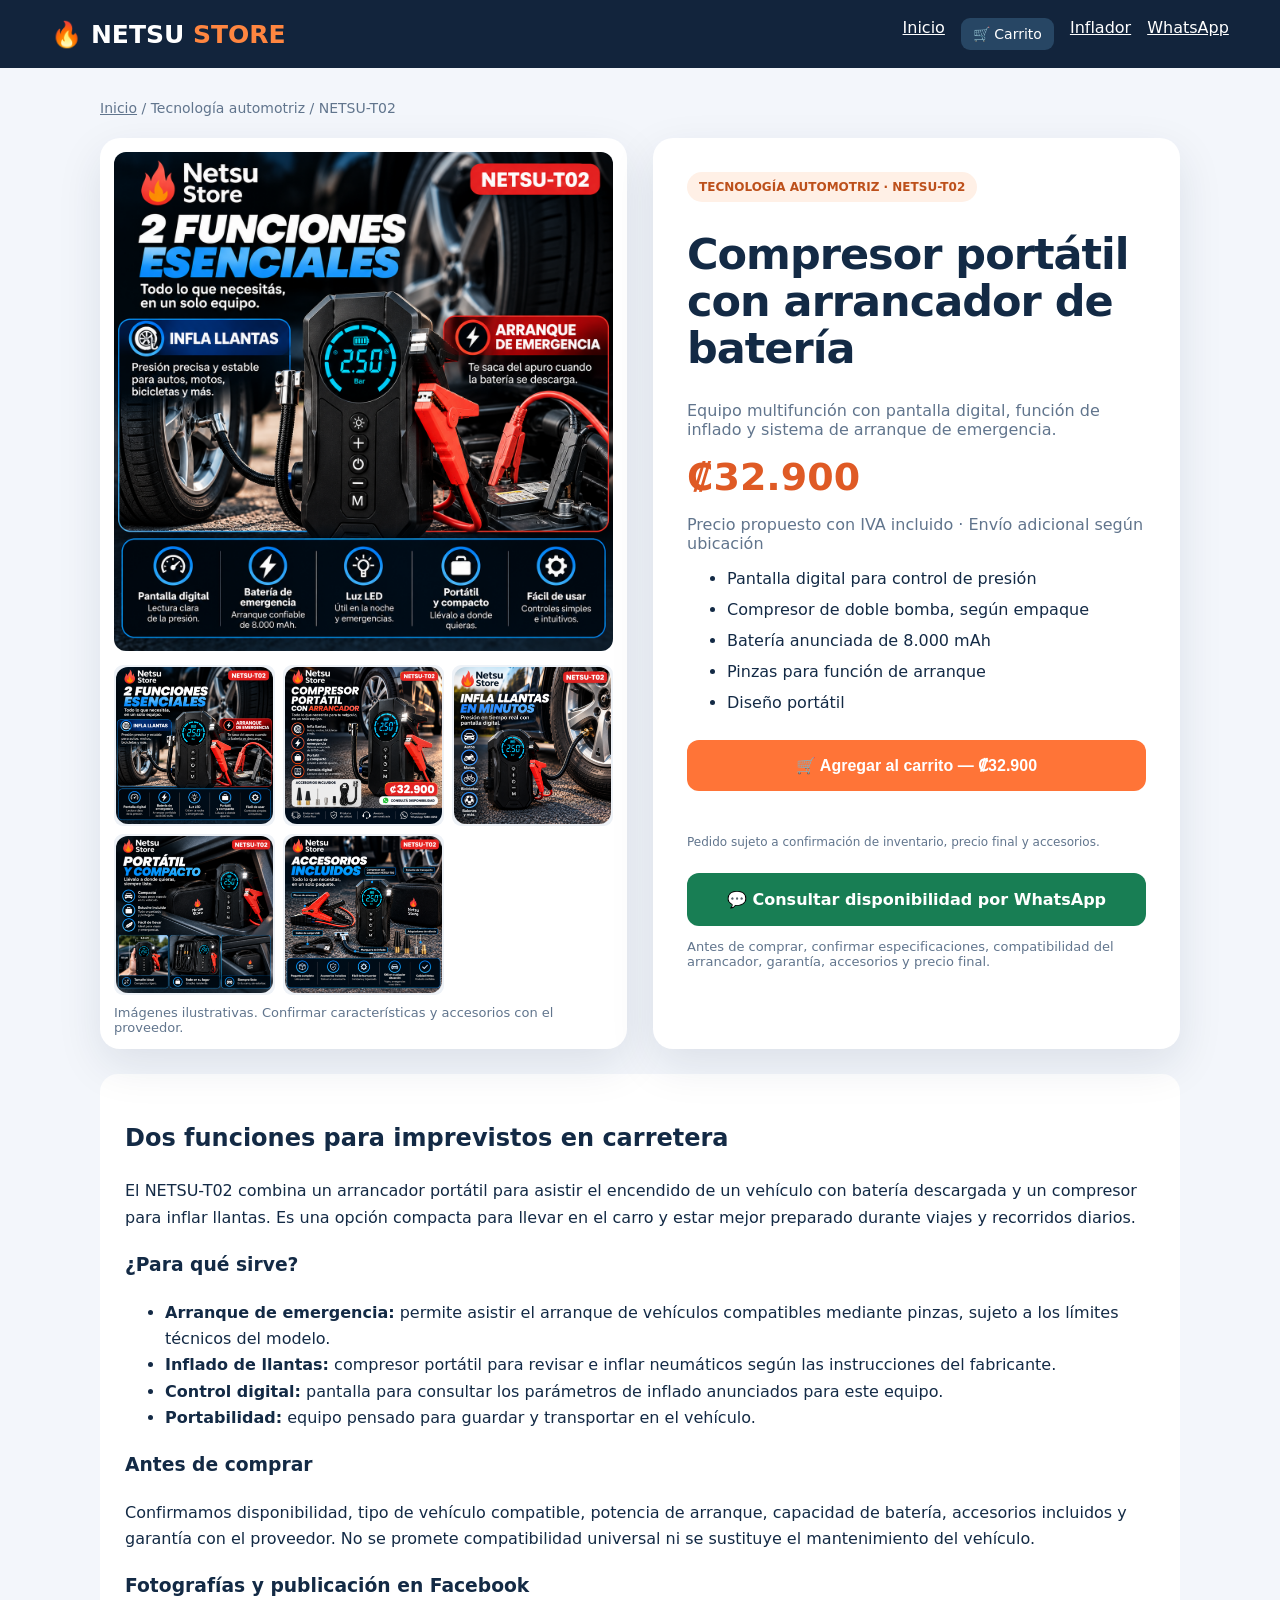
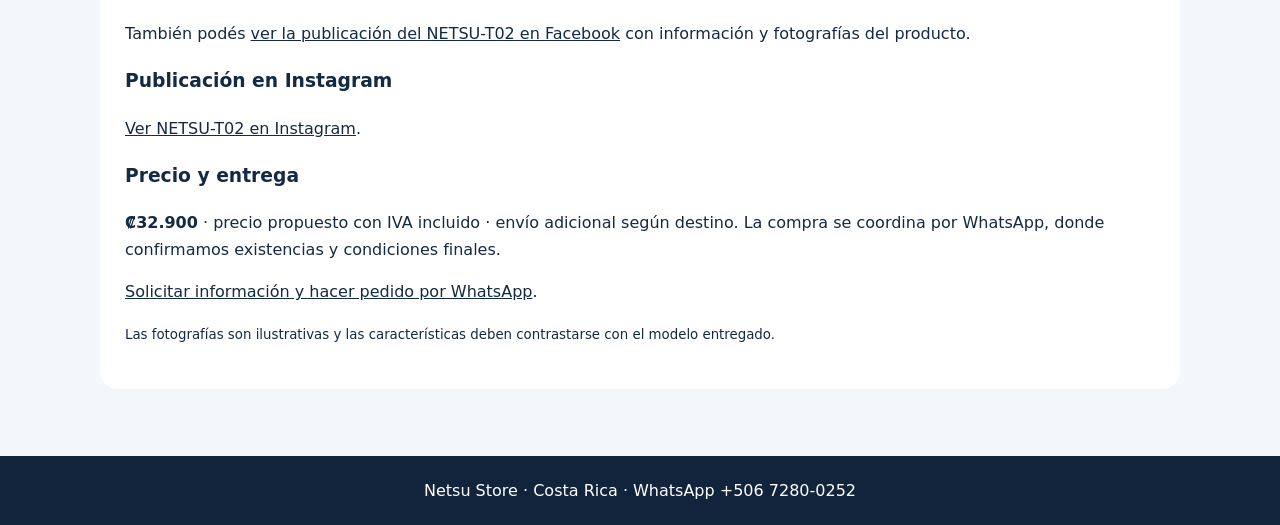
<file: arrancador-compresor.html>
<!doctype html><html lang="es"><head><meta charset="utf-8"><meta name="viewport" content="width=device-width,initial-scale=1"><title>Compresor y arrancador portátil | Netsu Store</title><meta name="description" content="Compresor portátil con función de arranque y pantalla digital. Consultá precio, disponibilidad y entrega con Netsu Store Costa Rica."><meta property="og:title" content="Arrancador con compresor | Netsu Store"><meta property="og:description" content="Arrancador portátil con compresor. Consultá compatibilidad, precio y disponibilidad por WhatsApp."><meta property="og:image" content="https://netsu-store.juliomfutpo.workers.dev/assets/t02-arrancador/01_portada.png"><meta name="twitter:card" content="summary_large_image"><style>*{box-sizing:border-box}body{margin:0;font:16px system-ui,-apple-system,Segoe UI,sans-serif;background:#f3f6fb;color:#132a45}header{background:#12243c;color:white;padding:18px max(4vw,20px);display:flex;align-items:center;justify-content:space-between;gap:20px;flex-wrap:wrap}header b{font-size:25px}header span{color:#ff8640}nav{display:flex;gap:16px}a{color:inherit}.wrap{max-width:1120px;margin:auto;padding:32px 20px}.crumb{color:#61758d;font-size:14px;margin-bottom:22px}.layout{display:grid;grid-template-columns:1fr 1fr;gap:26px}.card{background:white;border-radius:20px;overflow:hidden;box-shadow:0 16px 45px #142b461a}.visual{min-height:430px;background:radial-gradient(circle at 40% 20%,#3b5b7d,#101f35 70%);color:#fff;display:flex;flex-direction:column;justify-content:center;align-items:center;padding:32px;text-align:center}.visual .icon{font-size:100px}.visual h2{font-size:32px;line-height:1.15}.visual p{color:#d2dce8}.details{padding:34px}.tag{background:#fff0e6;color:#bd501b;padding:8px 12px;border-radius:99px;font-weight:800;font-size:12px;display:inline-block}h1{font-size:clamp(30px,4vw,43px);line-height:1.1;letter-spacing:-1px}.price{font-size:38px;font-weight:900;color:#df5a25}.muted{color:#61758d}.details li{margin:12px 0}.btn{display:block;background:#187e54;color:white;text-align:center;text-decoration:none;font-weight:800;border-radius:12px;padding:17px;margin-top:24px}.section{margin-top:25px;background:#fff;padding:25px;border-radius:18px;line-height:1.65}footer{margin-top:35px;padding:25px;background:#12243c;color:white;text-align:center}@media(max-width:750px){.layout{grid-template-columns:1fr}.visual{min-height:300px}.details{padding:24px}.wrap{padding:22px 13px}}.gallery{padding:14px}.gallery img{width:100%;aspect-ratio:1;object-fit:contain;border-radius:12px;background:#eef2f7}.thumbs{display:grid;grid-template-columns:repeat(3,1fr);gap:8px;margin-top:10px}.thumbs button{padding:0;border:2px solid transparent;border-radius:9px;background:#eef2f7;cursor:pointer;overflow:hidden}.thumbs button:focus{border-color:#ed5b30}.thumbs img{width:100%;display:block;aspect-ratio:1;object-fit:cover}.gallery-note{font-size:13px;color:#61758d;margin:10px 0 0}</style><style>.add-cart-net{background:#ff7437;color:white;border:0;border-radius:12px;padding:16px;width:100%;font-weight:800;font-size:16px;cursor:pointer;margin-top:12px}.cart-link-net{display:inline-block;color:#fff;background:#274664;border-radius:9px;padding:8px 12px;text-decoration:none;font-size:14px}.cart-message-net{font-size:13px;color:#187b53;min-height:18px}</style></head><body><header><b>🔥 NETSU <span>STORE</span></b><nav><a href="/">Inicio</a><a href="/#carrito" class="cart-link-net">🛒 Carrito</a><a href="/inflador-digital.html">Inflador</a><a href="https://wa.me/50672800252">WhatsApp</a></nav></header><main class="wrap"><div class="crumb"><a href="/">Inicio</a> / Tecnología automotriz / NETSU-T02</div><div class="layout"><div class="card"><div class="gallery"><img id="t02-main" src="/assets/t02-arrancador/01_portada.png" alt="NETSU-T02 compresor portátil con arrancador" onerror="this.style.display='none';document.getElementById('t02-fallback').style.display='block'"><div id="t02-fallback" class="visual" style="display:none"><div class="icon">🚙</div><h2>Compresor + arrancador</h2><p>Consultá fotografías reales y disponibilidad por WhatsApp.</p></div><div class="thumbs" id="t02-thumbs"></div><p class="gallery-note">Imágenes ilustrativas. Confirmar características y accesorios con el proveedor.</p></div></div><div class="card details"><span class="tag">TECNOLOGÍA AUTOMOTRIZ · NETSU-T02</span><h1>Compresor portátil con arrancador de batería</h1><p class="muted">Equipo multifunción con pantalla digital, función de inflado y sistema de arranque de emergencia.</p><div class="price">₡32.900</div><p class="muted">Precio propuesto con IVA incluido · Envío adicional según ubicación</p><ul><li>Pantalla digital para control de presión</li><li>Compresor de doble bomba, según empaque</li><li>Batería anunciada de 8.000 mAh</li><li>Pinzas para función de arranque</li><li>Diseño portátil</li></ul><button type="button" id="addProductCart" class="add-cart-net">🛒 Agregar al carrito — ₡32.900</button><p id="cartMessage" class="cart-message-net" role="status"></p><p class="muted" style="font-size:12px">Pedido sujeto a confirmación de inventario, precio final y accesorios.</p><a class="btn" href="https://wa.me/50672800252?text=Hola%2C%20Netsu%20Store.%20Quiero%20consultar%20precio%20final%20y%20disponibilidad%20del%20compresor%20con%20arrancador%20NETSU-T02" target="_blank" rel="noopener">💬 Consultar disponibilidad por WhatsApp</a><p class="muted" style="font-size:13px">Antes de comprar, confirmar especificaciones, compatibilidad del arrancador, garantía, accesorios y precio final.</p></div></div><section class="section"><h2>Dos funciones para imprevistos en carretera</h2><p>El NETSU-T02 combina un arrancador portátil para asistir el encendido de un vehículo con batería descargada y un compresor para inflar llantas. Es una opción compacta para llevar en el carro y estar mejor preparado durante viajes y recorridos diarios.</p><h3>¿Para qué sirve?</h3><ul><li><strong>Arranque de emergencia:</strong> permite asistir el arranque de vehículos compatibles mediante pinzas, sujeto a los límites técnicos del modelo.</li><li><strong>Inflado de llantas:</strong> compresor portátil para revisar e inflar neumáticos según las instrucciones del fabricante.</li><li><strong>Control digital:</strong> pantalla para consultar los parámetros de inflado anunciados para este equipo.</li><li><strong>Portabilidad:</strong> equipo pensado para guardar y transportar en el vehículo.</li></ul><h3>Antes de comprar</h3><p>Confirmamos disponibilidad, tipo de vehículo compatible, potencia de arranque, capacidad de batería, accesorios incluidos y garantía con el proveedor. No se promete compatibilidad universal ni se sustituye el mantenimiento del vehículo.</p><h3>Fotografías y publicación en Facebook</h3><p>También podés <a href="https://www.facebook.com/share/p/1FUPd8KAHE/" target="_blank" rel="noopener noreferrer">ver la publicación del NETSU-T02 en Facebook</a> con información y fotografías del producto.</p><h3>Publicación en Instagram</h3><p><a href="https://www.instagram.com/p/DfRQDMojjYU/" target="_blank" rel="noopener noreferrer">Ver NETSU-T02 en Instagram</a>.</p><h3>Precio y entrega</h3><p><strong>₡32.900</strong> · precio propuesto con IVA incluido · envío adicional según destino. La compra se coordina por WhatsApp, donde confirmamos existencias y condiciones finales.</p><p><a href="https://wa.me/50672800252?text=Hola%2C%20quiero%20informaci%C3%B3n%20y%20disponibilidad%20del%20NETSU-T02">Solicitar información y hacer pedido por WhatsApp</a>.</p><p><small>Las fotografías son ilustrativas y las características deben contrastarse con el modelo entregado.</small></p></section></main><footer>Netsu Store · Costa Rica · WhatsApp +506 7280-0252</footer><script>const pics=["/assets/t02-arrancador/01_portada.png","/assets/t02-arrancador/02_emergencias.png","/assets/t02-arrancador/03_llantas.png","/assets/t02-arrancador/04_portabilidad.png","/assets/t02-arrancador/05_accesorios.png"];const main=document.getElementById("t02-main"),thumbs=document.getElementById("t02-thumbs");pics.forEach((p,i)=>{const url=p,b=document.createElement("button"),im=document.createElement("img");b.type="button";b.setAttribute("aria-label","Ver imagen "+(i+1));im.src=url;im.alt="Imagen "+(i+1)+" del NETSU-T02";im.onerror=()=>b.remove();b.onclick=()=>{main.src=url;main.style.display="block";document.getElementById("t02-fallback").style.display="none"};b.appendChild(im);thumbs.appendChild(b)});</script><script>(function(){const b=document.getElementById('addProductCart');b.addEventListener('click',()=>{const key='netsu-cart-v1';let items=[];try{const a=JSON.parse(localStorage.getItem(key)||'[]');if(Array.isArray(a))items=a.filter(x=>x&&Number.isInteger(x.qty)&&x.qty>0&&Number.isFinite(x.unit)&&x.unit>=0)}catch(e){}const existing=items.find(x=>x.sku==='NETSU-T02');if(existing)existing.qty=Math.min(50,existing.qty+1);else items.push({sku:'NETSU-T02',qty:1,unit:32900});try{localStorage.setItem(key,JSON.stringify(items))}catch(e){document.getElementById('cartMessage').textContent='No se pudo guardar el carrito en este navegador.';return}document.getElementById('cartMessage').innerHTML='Agregado al carrito. <a href="/#carrito">Ver carrito y finalizar pedido</a>.'})})();</script></body></html>
</file>
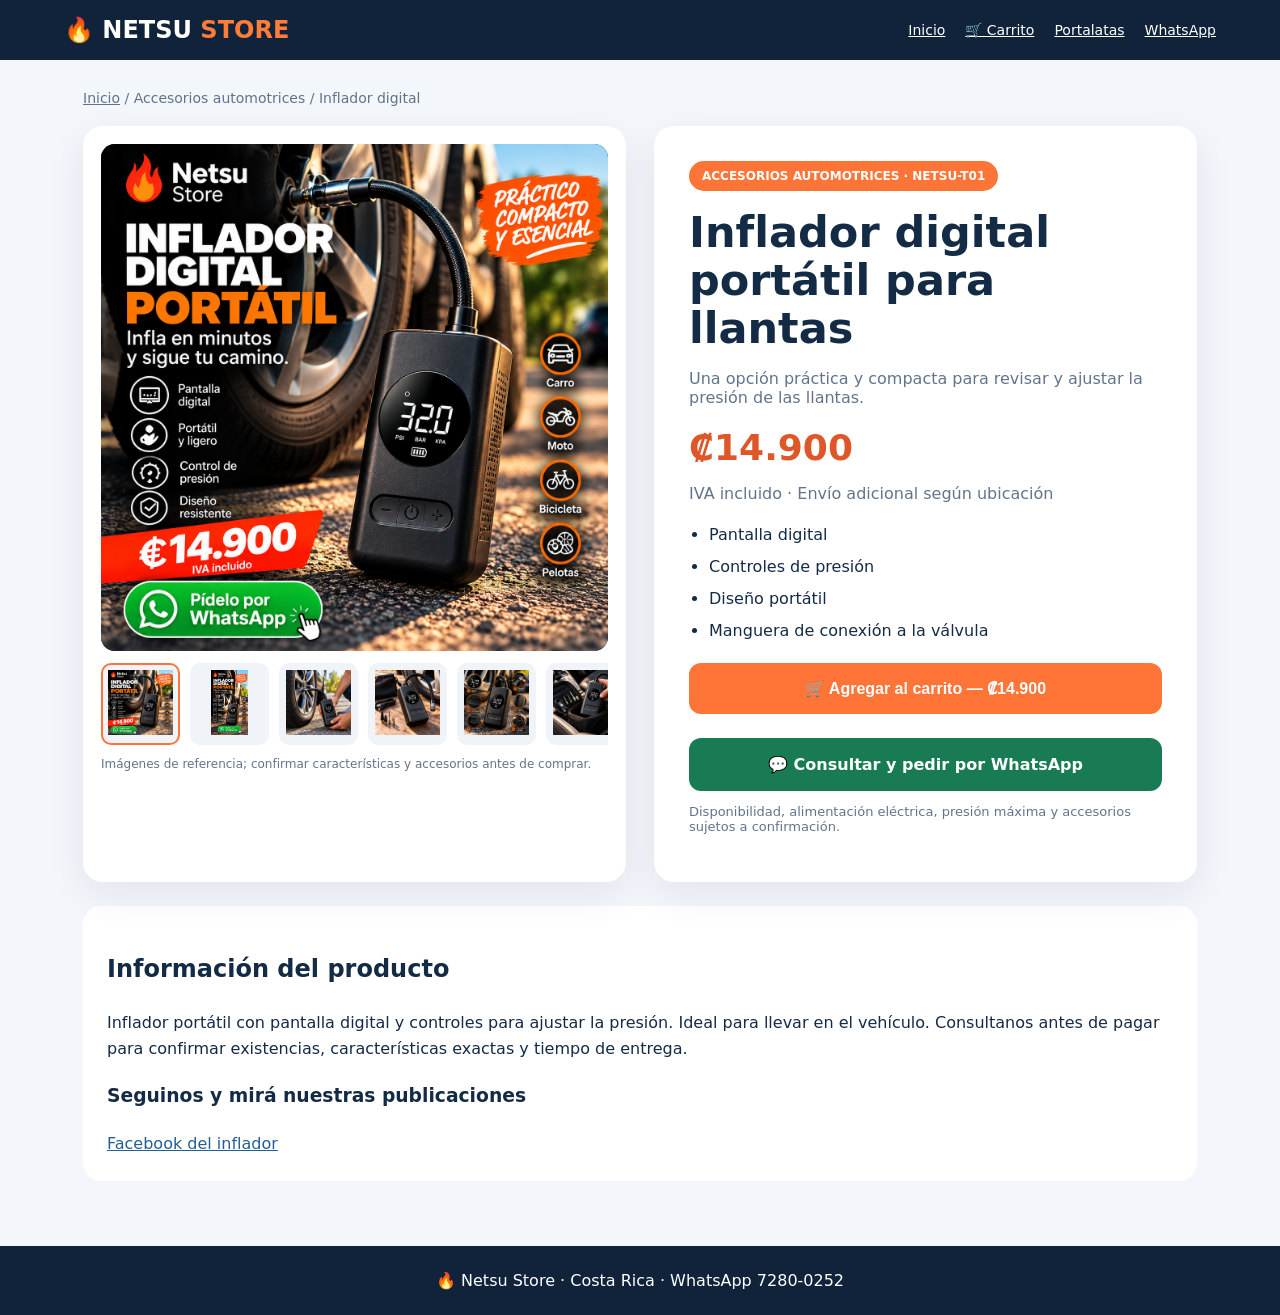
<file: inflador-digital.html>
<!doctype html><html lang="es"><head><meta charset="utf-8"><meta name="viewport" content="width=device-width,initial-scale=1"><title>Inflador digital portátil | Netsu Store</title><meta name="description" content="Inflador digital portátil para llantas NETSU-T01, ₡14.900 IVA incluido. Consultá disponibilidad en Costa Rica."><meta property="og:title" content="Inflador digital portátil | Netsu Store"><meta property="og:description" content="Inflador digital portátil ₡14.900 IVA incluido. Consultá disponibilidad y envío por WhatsApp."><meta property="og:image" content="https://netsu-store.juliomfutpo.workers.dev/assets/t01-inflador/01_portada.png"><meta name="twitter:card" content="summary_large_image"><style>:root{font-family:system-ui,-apple-system,Segoe UI,sans-serif;color:#142b46;background:#f3f6fb}*{box-sizing:border-box}body{margin:0}header{background:#10233b;color:#fff;padding:16px max(5vw,18px);display:flex;justify-content:space-between;align-items:center;gap:15px;flex-wrap:wrap}header strong{font-size:24px}header strong span{color:#ff7d39}a{color:inherit}nav{display:flex;gap:20px;font-size:14px}.wrap{max-width:1150px;margin:auto;padding:30px 18px}.crumb{color:#60738a;font-size:14px;margin-bottom:20px}.product{display:grid;grid-template-columns:1fr 1fr;gap:28px}.panel{background:white;border-radius:20px;box-shadow:0 12px 38px #142b4614;overflow:hidden}.gallery{padding:18px}.photo{aspect-ratio:1/1;background:linear-gradient(140deg,#203a56,#12253b);display:flex;align-items:center;justify-content:center;border-radius:14px;overflow:hidden}.photo img{width:100%;height:100%;object-fit:contain}.fallback{color:#fff;text-align:center;padding:25px}.fallback b{display:block;font-size:65px}.thumbs{display:flex;gap:10px;margin-top:12px;overflow-x:auto}.thumbs button{background:#f0f3f7;border:2px solid transparent;border-radius:10px;padding:5px;cursor:pointer;flex:0 0 78px}.thumbs button.active{border-color:#ff7437}.thumbs img{width:65px;height:65px;object-fit:contain}.details{padding:35px}.pill{display:inline-block;background:#ff7437;color:#fff;border-radius:30px;padding:8px 13px;font-size:12px;font-weight:800}.details h1{font-size:clamp(30px,4vw,43px);line-height:1.12;margin:17px 0}.price{font-size:36px;color:#df5728;font-weight:900;margin:20px 0 0}.sub{color:#63748a}.benefits{padding-left:20px;line-height:2}.btn{display:block;text-align:center;text-decoration:none;background:#187b53;color:#fff;padding:17px;border-radius:12px;font-weight:800;margin:24px 0 10px}.btn:hover{background:#106640}.section{margin-top:24px;background:#fff;padding:24px;border-radius:18px;line-height:1.65}.links{display:flex;gap:15px;flex-wrap:wrap}.links a{color:#245d93}footer{background:#10233b;color:#fff;text-align:center;padding:25px;margin-top:35px}@media(max-width:750px){.product{grid-template-columns:1fr}.wrap{padding:20px 12px}.details{padding:23px}.gallery{padding:12px}nav{gap:10px}}</style></head><body><header><strong>🔥 NETSU <span>STORE</span></strong><nav><a href="/">Inicio</a><a href="/#carrito">🛒 Carrito</a><a href="/#portalatas">Portalatas</a><a href="https://wa.me/50672800252">WhatsApp</a></nav></header><main class="wrap"><div class="crumb"><a href="/">Inicio</a> / Accesorios automotrices / Inflador digital</div><div class="product"><div class="panel gallery"><div class="photo"><img id="mainPhoto" src="/assets/t01-inflador/01_portada.png" alt="Inflador digital portátil NETSU-T01" onerror="this.hidden=true;document.getElementById('fallback').hidden=false"><div class="fallback" id="fallback" hidden><b>🚗</b>Fotografía del inflador en preparación</div></div><div class="thumbs" id="thumbs"></div><p class="sub" style="font-size:12px">Imágenes de referencia; confirmar características y accesorios antes de comprar.</p></div><div class="panel details"><span class="pill">ACCESORIOS AUTOMOTRICES · NETSU-T01</span><h1>Inflador digital portátil para llantas</h1><p class="sub">Una opción práctica y compacta para revisar y ajustar la presión de las llantas.</p><div class="price">₡14.900</div><p class="sub">IVA incluido · Envío adicional según ubicación</p><ul class="benefits"><li>Pantalla digital</li><li>Controles de presión</li><li>Diseño portátil</li><li>Manguera de conexión a la válvula</li></ul><button type="button" id="addProductCart" style="display:block;width:100%;border:0;border-radius:12px;background:#ff7437;color:#fff;padding:16px;font-weight:800;font-size:16px;cursor:pointer;margin-top:14px">🛒 Agregar al carrito — ₡14.900</button><p id="cartMessage" class="sub" role="status" style="font-size:13px"></p><a class="btn" href="https://wa.me/50672800252?text=Hola%2C%20Netsu%20Store.%20Quiero%20consultar%20disponibilidad%20del%20inflador%20NETSU-T01%20de%20%E2%82%A114.900" target="_blank" rel="noopener">💬 Consultar y pedir por WhatsApp</a><p class="sub" style="font-size:13px">Disponibilidad, alimentación eléctrica, presión máxima y accesorios sujetos a confirmación.</p></div></div><section class="section"><h2>Información del producto</h2><p>Inflador portátil con pantalla digital y controles para ajustar la presión. Ideal para llevar en el vehículo. Consultanos antes de pagar para confirmar existencias, características exactas y tiempo de entrega.</p><h3>Seguinos y mirá nuestras publicaciones</h3><div class="links"><a href="https://www.facebook.com/permalink.php?story_fbid=pfbid02YUm7N9x1T8wqjQtCXN769mCXtBSk4aMFTBh6gKtHHqjLaXz72a5FDQLPJyeRpbT1l&amp;id=61579101474528" target="_blank" rel="noopener">Facebook del inflador</a></div></section></main><footer>🔥 Netsu Store · Costa Rica · WhatsApp 7280-0252</footer><script>const files=["01_portada.png","02_camino.png","03_llanta.png","04_accesorios.png","05_control.png","06_en_el_auto.png"];const box=document.getElementById('thumbs');files.forEach((f,i)=>{const b=document.createElement('button');b.type='button';b.setAttribute('aria-label','Ver imagen '+(i+1));b.className=i===0?'active':'';const img=document.createElement('img');img.src='/assets/t01-inflador/'+encodeURIComponent(f);img.alt='Vista '+(i+1);img.onerror=()=>b.remove();b.append(img);b.onclick=()=>{document.getElementById('mainPhoto').hidden=false;document.getElementById('fallback').hidden=true;document.getElementById('mainPhoto').src=img.src;document.querySelectorAll('.thumbs button').forEach(x=>x.classList.remove('active'));b.classList.add('active')};box.append(b)});</script><script>(function(){document.getElementById('addProductCart').onclick=()=>{const key='netsu-cart-v1';let a=[];try{const v=JSON.parse(localStorage.getItem(key)||'[]');if(Array.isArray(v))a=v.filter(x=>x&&Number.isInteger(x.qty)&&x.qty>0&&Number.isFinite(x.unit)&&x.unit>=0)}catch(e){}const x=a.find(i=>i.sku==='NETSU-T01');if(x)x.qty=Math.min(50,x.qty+1);else a.push({sku:'NETSU-T01',qty:1,unit:14900});try{localStorage.setItem(key,JSON.stringify(a));document.getElementById('cartMessage').innerHTML='Agregado al carrito. <a href="/#carrito">Ver carrito y finalizar pedido</a>.'}catch(e){document.getElementById('cartMessage').textContent='No se pudo guardar el carrito.'}}})();</script></body></html>
</file>
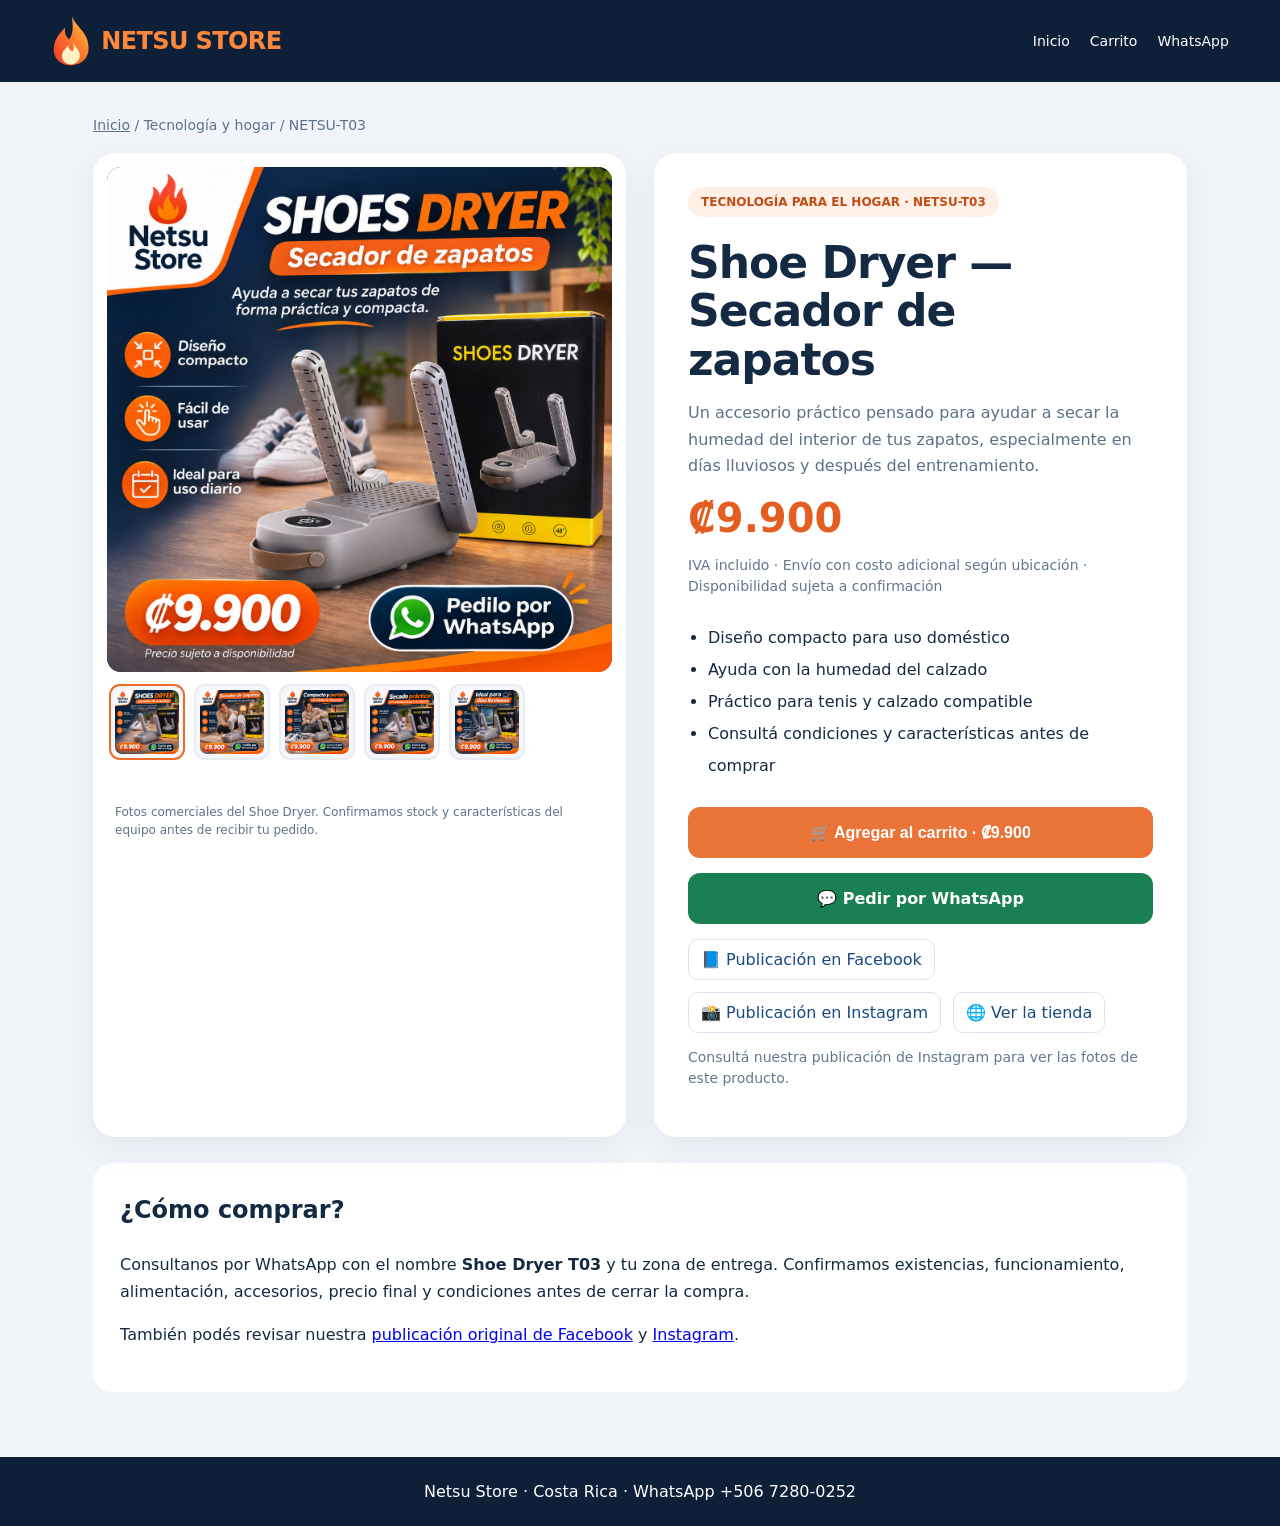
<file: shoe-dryer.html>
<!doctype html>
<html lang="es"><head><meta charset="utf-8"><meta name="viewport" content="width=device-width,initial-scale=1">
<title>Shoe Dryer | Secador de zapatos | Netsu Store</title>
<meta name="description" content="Shoe Dryer, secador de calzado compacto. ₡9.900 IVA incluido. Consultá disponibilidad y entrega en Costa Rica con Netsu Store.">
<meta property="og:title" content="Shoe Dryer — Secador de zapatos | Netsu Store">
<meta property="og:description" content="Secador de zapatos compacto desde ₡9.900 IVA incluido. Pedidos por WhatsApp.">
<meta property="og:image" content="https://netsu-store.juliomfutpo.workers.dev/assets/t03-shoe-dryer/01_portada.png"><meta name="twitter:card" content="summary_large_image"><style>
:root{color-scheme:light;font-family:system-ui,-apple-system,Segoe UI,sans-serif}*{box-sizing:border-box}body{margin:0;color:#142a42;background:#f1f5fa}header{background:#0d2038;color:#fff;padding:16px max(4vw,16px);display:flex;justify-content:space-between;align-items:center;gap:18px;flex-wrap:wrap}header a{color:#fff;text-decoration:none}header a:hover{text-decoration:underline}.brand{display:flex;align-items:center;gap:8px;font-weight:900;letter-spacing:-.6px;font-size:24px}.brand span{color:#ff873c}.nav{display:flex;align-items:center;gap:20px;font-size:14px}.wrap{max-width:1130px;margin:0 auto;padding:35px 18px}.crumb{font-size:14px;color:#5d718a;margin-bottom:20px}.crumb a{color:inherit}.layout{display:grid;grid-template-columns:1fr 1fr;gap:28px}.panel{background:#fff;border-radius:22px;overflow:hidden;box-shadow:0 12px 36px #142a4212}.showcase{background:radial-gradient(circle at 65% 25%,#294f73,#102138 70%);color:#fff;min-height:430px;display:flex;flex-direction:column;justify-content:center;align-items:center;text-align:center;padding:34px;gap:18px}.showcase strong{font-size:clamp(28px,4vw,44px)}.showcase .emoji{font-size:95px}.showcase p{max-width:360px;color:#dbe6f0;line-height:1.6}.showcase a{background:#fff;color:#10243d;padding:13px 21px;border-radius:11px;text-decoration:none;font-weight:800}.notice{font-size:12px;color:#5f7288;line-height:1.5;padding:15px 22px}.details{padding:34px}.tag{font-size:12px;font-weight:800;background:#fff0e7;color:#bf4d18;padding:8px 13px;border-radius:20px;display:inline-block}h1{font-size:clamp(32px,4vw,44px);line-height:1.1;letter-spacing:-1px;margin:22px 0 14px}.lead{line-height:1.65;color:#5c7087}.price{font-size:40px;font-weight:900;color:#e55e21;margin:14px 0 4px}.small{color:#63778f;font-size:14px;line-height:1.5}.benefits{margin:25px 0;padding-left:20px;line-height:2}.btn{display:block;padding:16px 22px;border-radius:12px;text-decoration:none;text-align:center;font-weight:800;background:#198052;color:#fff;margin:15px 0}.btn:hover{background:#0c6a40}.links{display:flex;flex-wrap:wrap;gap:12px;margin-top:15px}.links a{color:#174a80;text-decoration:none;border:1px solid #d8e2ef;border-radius:10px;padding:10px 12px}.section{margin-top:26px;background:#fff;padding:27px;border-radius:20px;line-height:1.7}.section h2{margin-top:0}footer{background:#0d2038;color:#fff;padding:25px;text-align:center;margin-top:30px}@media(max-width:760px){.layout{grid-template-columns:1fr}.wrap{padding:19px 12px}.details{padding:24px}.showcase{min-height:315px}.nav{gap:12px}}
.product-gallery{padding:14px}.gallery-main{background:linear-gradient(140deg,#172e48,#345b83);border-radius:14px;aspect-ratio:1;display:flex;align-items:center;justify-content:center;overflow:hidden}.gallery-main img{width:100%;height:100%;object-fit:contain}.gallery-fallback{text-align:center;color:#fff;padding:24px}.gallery-fallback[hidden]{display:none}.gallery-fallback span{font-size:75px;display:block}.gallery-fallback strong{font-size:24px}.gallery-fallback p{line-height:1.5;color:#e0e9f2}.gallery-fallback a{color:#fff;font-weight:700}.gallery-thumbs{display:flex;gap:9px;overflow-x:auto;margin-top:10px;padding:2px}.gallery-thumbs button{border:2px solid #e7ebf2;background:#f4f6fa;flex:0 0 76px;width:76px;height:76px;padding:4px;cursor:pointer;border-radius:11px}.gallery-thumbs button.active{border-color:#ed6c2c}.gallery-thumbs img{width:100%;height:100%;object-fit:cover;border-radius:7px}.gallery-thumbs button[hidden]{display:none}</style></head>
<body>
<header><a class="brand" href="/" aria-label="Netsu Store"><svg width="42" height="50" viewBox="0 0 48 58" aria-hidden="true"><defs><linearGradient id="flame" x1="0" y1="1" x2="1" y2="0"><stop stop-color="#ef3b29"/><stop offset=".55" stop-color="#ff792e"/><stop offset="1" stop-color="#ffce42"/></linearGradient></defs><path fill="url(#flame)" d="M24 1C30 14 42 19 43 34c2 15-9 24-22 23C7 56 0 45 4 31c2-7 8-13 12-18-1 9 2 12 5 14 5-7 4-16 3-26Z"/><path fill="#fff0c5" d="M25 30c3 7 9 10 8 17-1 6-6 10-12 9-7-1-10-7-8-13 1-3 4-6 7-9 0 5 2 6 5 7 2-4 1-7 0-11Z"/></svg><span>NETSU <span>STORE</span></span></a>
<nav class="nav"><a href="/">Inicio</a><a href="/#carrito">Carrito</a><a href="https://wa.me/50672800252" target="_blank" rel="noopener">WhatsApp</a></nav></header>
<main class="wrap">
<div class="crumb"><a href="/">Inicio</a> / Tecnología y hogar / NETSU-T03</div>
<div class="layout">
<div class="panel">
<div class="product-gallery"><div class="gallery-main"><img id="t03-main" src="/assets/t03-shoe-dryer/01_portada.png" alt="Portada Shoe Dryer Netsu Store" onerror="this.hidden=true;document.getElementById('t03-fallback').hidden=false"><div id="t03-fallback" class="gallery-fallback" hidden><span aria-hidden="true">👟</span><strong>Shoe Dryer</strong><p>Las fotografías de nuestro producto están disponibles en Facebook.</p><a href="https://www.facebook.com/share/p/1QKFXwLFPv/" target="_blank" rel="noopener noreferrer">Ver fotos originales en Facebook →</a></div></div><div id="t03-thumbs" class="gallery-thumbs" aria-label="Fotografías del Shoe Dryer"></div></div><p class="notice">Fotos comerciales del Shoe Dryer. Confirmamos stock y características del equipo antes de recibir tu pedido.</p>
</div>
<div class="panel details"><span class="tag">TECNOLOGÍA PARA EL HOGAR · NETSU-T03</span><h1>Shoe Dryer — Secador de zapatos</h1><p class="lead">Un accesorio práctico pensado para ayudar a secar la humedad del interior de tus zapatos, especialmente en días lluviosos y después del entrenamiento.</p><p class="price">₡9.900</p><p class="small">IVA incluido · Envío con costo adicional según ubicación · Disponibilidad sujeta a confirmación</p>
<ul class="benefits"><li>Diseño compacto para uso doméstico</li><li>Ayuda con la humedad del calzado</li><li>Práctico para tenis y calzado compatible</li><li>Consultá condiciones y características antes de comprar</li></ul>
<button type="button" id="t03-add-cart" class="btn" style="width:100%;border:0;cursor:pointer;background:#ea7337;font-size:16px">🛒 Agregar al carrito · ₡9.900</button><p id="t03-cart-message" class="small" role="status"></p><a class="btn" href="https://wa.me/50672800252?text=Hola%2C%20Netsu%20Store.%20Me%20interesa%20el%20Shoe%20Dryer%20T03.%20%C2%BFMe%20confirman%20precio%2C%20disponibilidad%20y%20entrega%3F" target="_blank" rel="noopener">💬 Pedir por WhatsApp</a>
<div class="links"><a href="https://www.facebook.com/share/p/1QKFXwLFPv/" target="_blank" rel="noopener noreferrer">📘 Publicación en Facebook</a><a href="https://www.instagram.com/p/Dfapu1IDpmH/" target="_blank" rel="noopener noreferrer">📸 Publicación en Instagram</a><a href="/" aria-label="Ver otros productos de Netsu Store">🌐 Ver la tienda</a></div>
<p class="small">Consultá nuestra publicación de Instagram para ver las fotos de este producto.</p></div></div>
<section class="section"><h2>¿Cómo comprar?</h2><p>Consultanos por WhatsApp con el nombre <strong>Shoe Dryer T03</strong> y tu zona de entrega. Confirmamos existencias, funcionamiento, alimentación, accesorios, precio final y condiciones antes de cerrar la compra.</p><p>También podés revisar nuestra <a href="https://www.facebook.com/share/p/1QKFXwLFPv/" target="_blank" rel="noopener noreferrer">publicación original de Facebook</a> y <a href="https://www.instagram.com/p/Dfapu1IDpmH/" target="_blank" rel="noopener noreferrer">Instagram</a>.</p></section>
</main><footer>Netsu Store · Costa Rica · WhatsApp +506 7280-0252</footer>
<script>(function(){const root="/assets/t03-shoe-dryer/";const list=[["01_portada.png","Portada"],["02_producto_en_uso.png","Producto en uso"],["03_portabilidad.png","Portabilidad"],["04_dias_lluviosos.png","Días lluviosos"],["05_beneficios.png","Beneficios"]];const main=document.getElementById("t03-main");const fallback=document.getElementById("t03-fallback");const nav=document.getElementById("t03-thumbs");list.forEach((p,i)=>{const button=document.createElement("button");button.type="button";button.title=p[1];button.setAttribute("aria-label","Ver foto "+(i+1)+": "+p[1]);const image=document.createElement("img");image.src=root+p[0];image.alt=p[1];image.loading="lazy";image.onerror=()=>{button.hidden=true};button.addEventListener("click",()=>{main.hidden=false;fallback.hidden=true;main.src=image.src;main.alt=p[1];nav.querySelectorAll("button").forEach(b=>b.classList.remove("active"));button.classList.add("active")});if(i===0)button.classList.add("active");button.appendChild(image);nav.appendChild(button)});main.onerror=()=>{main.hidden=true;fallback.hidden=false};main.onload=()=>{main.hidden=false;fallback.hidden=true}})();</script><script>(function(){const b=document.getElementById('t03-add-cart'),status=document.getElementById('t03-cart-message');if(!b)return;b.addEventListener('click',()=>{let items=[];try{const a=JSON.parse(localStorage.getItem('netsu-cart-v1')||'[]');if(Array.isArray(a))items=a.filter(x=>x&&Number.isInteger(x.qty)&&x.qty>0&&Number.isFinite(x.unit)&&x.unit>=0)}catch(e){}const existing=items.find(x=>x.sku==='NETSU-T03');if(existing)existing.qty=Math.min(50,existing.qty+1);else items.push({sku:'NETSU-T03',qty:1,unit:9900});try{localStorage.setItem('netsu-cart-v1',JSON.stringify(items));status.innerHTML='Agregado al carrito. <a href="/#carrito">Ver carrito y finalizar por WhatsApp</a>.'}catch(e){status.textContent='No se pudo guardar el carrito en este navegador.'}})})();</script></body></html>
</file>
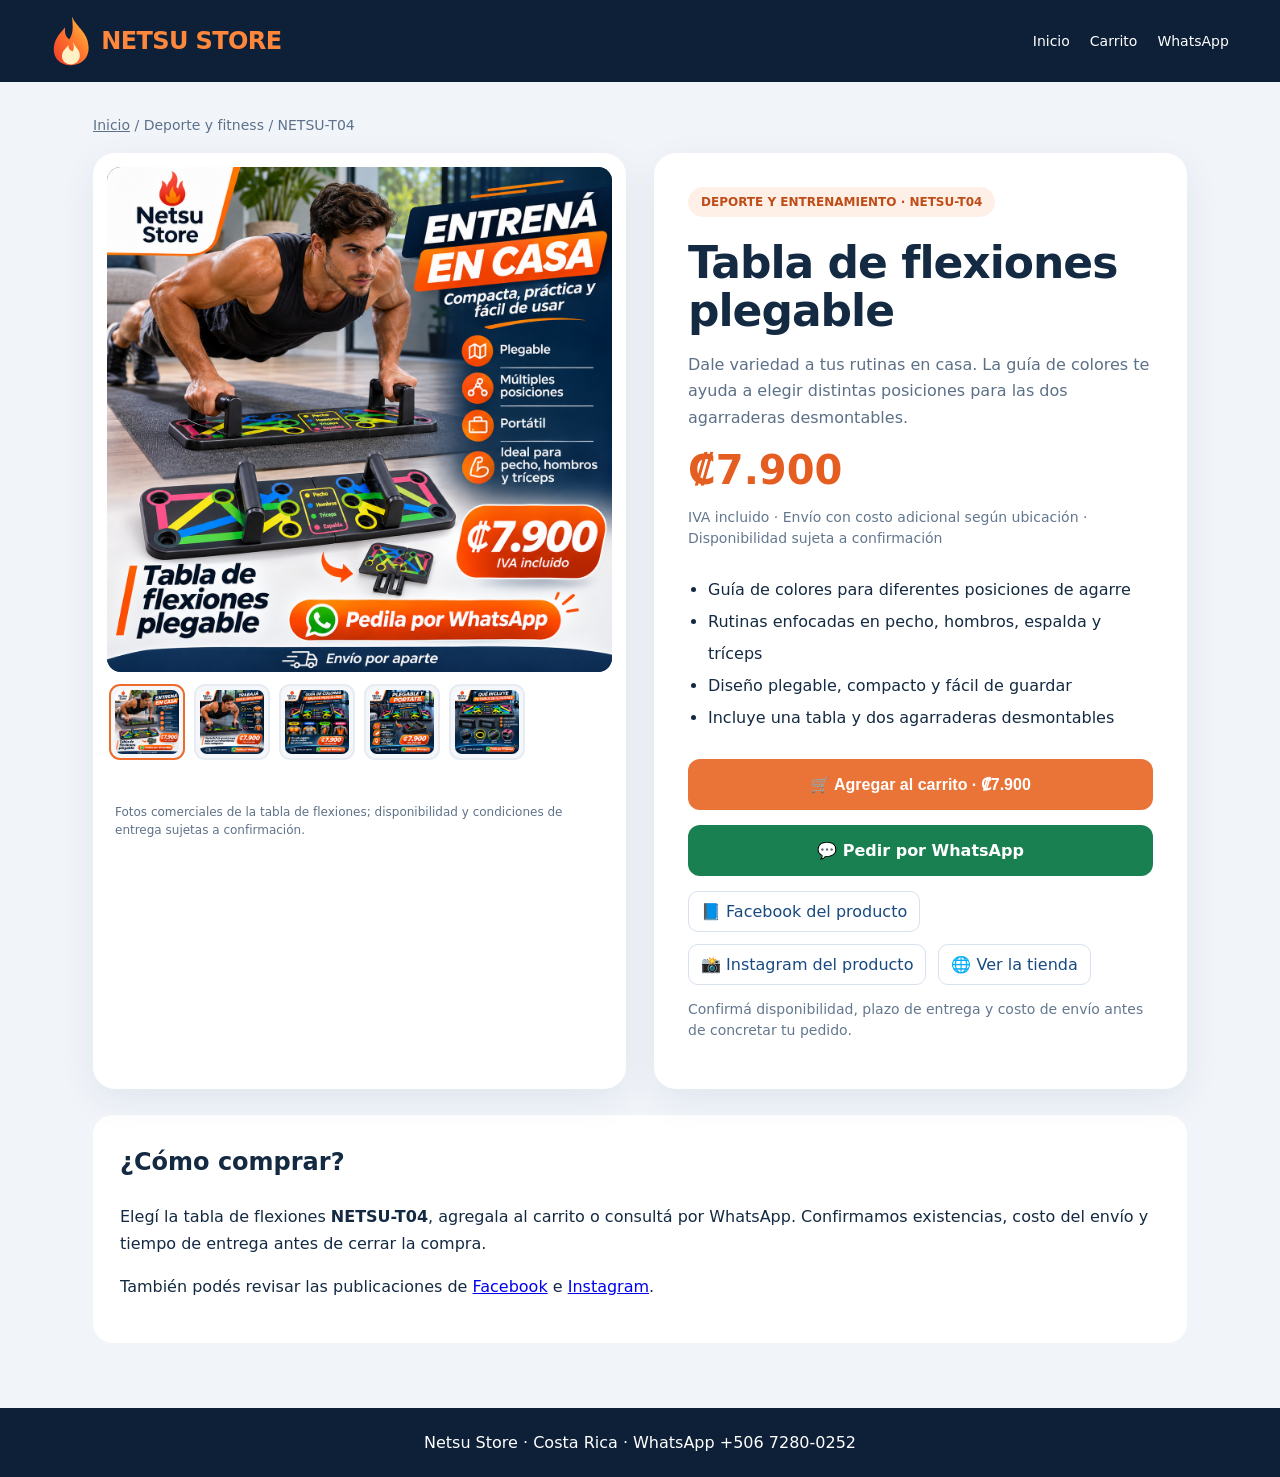
<file: tabla-flexiones.html>
<!doctype html>
<html lang="es"><head><meta charset="utf-8"><meta name="viewport" content="width=device-width,initial-scale=1">
<title>Tabla de flexiones plegable | Netsu Store</title>
<meta name="description" content="Tabla de flexiones plegable multifuncional con dos agarraderas desmontables. ₡7.900 IVA incluido, envío aparte.">
<meta property="og:title" content="Tabla de flexiones plegable — Netsu Store">
<meta property="og:description" content="Entrená en casa con la tabla plegable de Netsu Store. ₡7.900 IVA incluido."><meta property="og:image" content="https://netsu-store.juliomfutpo.workers.dev/assets/t04-tabla-flexiones/01_portada.png"><meta name="twitter:card" content="summary_large_image">
<style>
:root{color-scheme:light;font-family:system-ui,-apple-system,Segoe UI,sans-serif}*{box-sizing:border-box}body{margin:0;color:#142a42;background:#f1f5fa}header{background:#0d2038;color:#fff;padding:16px max(4vw,16px);display:flex;justify-content:space-between;align-items:center;gap:18px;flex-wrap:wrap}header a{color:#fff;text-decoration:none}header a:hover{text-decoration:underline}.brand{display:flex;align-items:center;gap:8px;font-weight:900;letter-spacing:-.6px;font-size:24px}.brand span{color:#ff873c}.nav{display:flex;align-items:center;gap:20px;font-size:14px}.wrap{max-width:1130px;margin:0 auto;padding:35px 18px}.crumb{font-size:14px;color:#5d718a;margin-bottom:20px}.crumb a{color:inherit}.layout{display:grid;grid-template-columns:1fr 1fr;gap:28px}.panel{background:#fff;border-radius:22px;overflow:hidden;box-shadow:0 12px 36px #142a4212}.showcase{background:radial-gradient(circle at 65% 25%,#294f73,#102138 70%);color:#fff;min-height:430px;display:flex;flex-direction:column;justify-content:center;align-items:center;text-align:center;padding:34px;gap:18px}.showcase strong{font-size:clamp(28px,4vw,44px)}.showcase .emoji{font-size:95px}.showcase p{max-width:360px;color:#dbe6f0;line-height:1.6}.showcase a{background:#fff;color:#10243d;padding:13px 21px;border-radius:11px;text-decoration:none;font-weight:800}.notice{font-size:12px;color:#5f7288;line-height:1.5;padding:15px 22px}.details{padding:34px}.tag{font-size:12px;font-weight:800;background:#fff0e7;color:#bf4d18;padding:8px 13px;border-radius:20px;display:inline-block}h1{font-size:clamp(32px,4vw,44px);line-height:1.1;letter-spacing:-1px;margin:22px 0 14px}.lead{line-height:1.65;color:#5c7087}.price{font-size:40px;font-weight:900;color:#e55e21;margin:14px 0 4px}.small{color:#63778f;font-size:14px;line-height:1.5}.benefits{margin:25px 0;padding-left:20px;line-height:2}.btn{display:block;padding:16px 22px;border-radius:12px;text-decoration:none;text-align:center;font-weight:800;background:#198052;color:#fff;margin:15px 0}.btn:hover{background:#0c6a40}.links{display:flex;flex-wrap:wrap;gap:12px;margin-top:15px}.links a{color:#174a80;text-decoration:none;border:1px solid #d8e2ef;border-radius:10px;padding:10px 12px}.section{margin-top:26px;background:#fff;padding:27px;border-radius:20px;line-height:1.7}.section h2{margin-top:0}footer{background:#0d2038;color:#fff;padding:25px;text-align:center;margin-top:30px}@media(max-width:760px){.layout{grid-template-columns:1fr}.wrap{padding:19px 12px}.details{padding:24px}.showcase{min-height:315px}.nav{gap:12px}}
.product-gallery{padding:14px}.gallery-main{background:linear-gradient(140deg,#172e48,#345b83);border-radius:14px;aspect-ratio:1;display:flex;align-items:center;justify-content:center;overflow:hidden}.gallery-main img{width:100%;height:100%;object-fit:contain}.gallery-fallback{text-align:center;color:#fff;padding:24px}.gallery-fallback[hidden]{display:none}.gallery-fallback span{font-size:75px;display:block}.gallery-fallback strong{font-size:24px}.gallery-fallback p{line-height:1.5;color:#e0e9f2}.gallery-fallback a{color:#fff;font-weight:700}.gallery-thumbs{display:flex;gap:9px;overflow-x:auto;margin-top:10px;padding:2px}.gallery-thumbs button{border:2px solid #e7ebf2;background:#f4f6fa;flex:0 0 76px;width:76px;height:76px;padding:4px;cursor:pointer;border-radius:11px}.gallery-thumbs button.active{border-color:#ed6c2c}.gallery-thumbs img{width:100%;height:100%;object-fit:cover;border-radius:7px}.gallery-thumbs button[hidden]{display:none}</style></head>
<body>
<header><a class="brand" href="/" aria-label="Netsu Store"><svg width="42" height="50" viewBox="0 0 48 58" aria-hidden="true"><defs><linearGradient id="flame" x1="0" y1="1" x2="1" y2="0"><stop stop-color="#ef3b29"/><stop offset=".55" stop-color="#ff792e"/><stop offset="1" stop-color="#ffce42"/></linearGradient></defs><path fill="url(#flame)" d="M24 1C30 14 42 19 43 34c2 15-9 24-22 23C7 56 0 45 4 31c2-7 8-13 12-18-1 9 2 12 5 14 5-7 4-16 3-26Z"/><path fill="#fff0c5" d="M25 30c3 7 9 10 8 17-1 6-6 10-12 9-7-1-10-7-8-13 1-3 4-6 7-9 0 5 2 6 5 7 2-4 1-7 0-11Z"/></svg><span>NETSU <span>STORE</span></span></a>
<nav class="nav"><a href="/">Inicio</a><a href="/#carrito">Carrito</a><a href="https://wa.me/50672800252" target="_blank" rel="noopener">WhatsApp</a></nav></header>
<main class="wrap">
<div class="crumb"><a href="/">Inicio</a> / Deporte y fitness / NETSU-T04</div>
<div class="layout">
<div class="panel">
<div class="product-gallery"><div class="gallery-main"><img id="t04-main" src="/assets/t04-tabla-flexiones/01_portada.png" alt="Portada Tabla de flexiones Netsu Store" onerror="this.hidden=true;document.getElementById('t04-fallback').hidden=false"><div id="t04-fallback" class="gallery-fallback" hidden><span aria-hidden="true">💪</span><strong>Tabla de flexiones</strong><p>Las fotos del carrusel están publicadas en Facebook e Instagram. Pronto estarán en esta página.</p><a href="https://www.facebook.com/share/p/1Ewi6B46sL/" target="_blank" rel="noopener noreferrer">Ver fotos originales en Facebook →</a></div></div><div id="t04-thumbs" class="gallery-thumbs" aria-label="Fotografías del Tabla de flexiones"></div></div><p class="notice">Fotos comerciales de la tabla de flexiones; disponibilidad y condiciones de entrega sujetas a confirmación.</p>
</div>
<div class="panel details"><span class="tag">DEPORTE Y ENTRENAMIENTO · NETSU-T04</span><h1>Tabla de flexiones plegable</h1><p class="lead">Dale variedad a tus rutinas en casa. La guía de colores te ayuda a elegir distintas posiciones para las dos agarraderas desmontables.</p><p class="price">₡7.900</p><p class="small">IVA incluido · Envío con costo adicional según ubicación · Disponibilidad sujeta a confirmación</p>
<ul class="benefits"><li>Guía de colores para diferentes posiciones de agarre</li><li>Rutinas enfocadas en pecho, hombros, espalda y tríceps</li><li>Diseño plegable, compacto y fácil de guardar</li><li>Incluye una tabla y dos agarraderas desmontables</li></ul>
<button type="button" id="t04-add-cart" class="btn" style="width:100%;border:0;cursor:pointer;background:#ea7337;font-size:16px">🛒 Agregar al carrito · ₡7.900</button><p id="t04-cart-message" class="small" role="status"></p><a class="btn" href="https://wa.me/50672800252?text=Hola%2C%20Netsu%20Store.%20Me%20interesa%20la%20tabla%20de%20flexiones%20T04.%20%C2%BFMe%20confirman%20disponibilidad%20y%20entrega%3F" target="_blank" rel="noopener">💬 Pedir por WhatsApp</a>
<div class="links"><a href="https://www.facebook.com/share/p/1Ewi6B46sL/" target="_blank" rel="noopener noreferrer">📘 Facebook del producto</a><a href="https://www.instagram.com/p/DfYoJT8lcRy/" target="_blank" rel="noopener noreferrer">📸 Instagram del producto</a><a href="/" aria-label="Ver otros productos de Netsu Store">🌐 Ver la tienda</a></div>
<p class="small">Confirmá disponibilidad, plazo de entrega y costo de envío antes de concretar tu pedido.</p></div></div>
<section class="section"><h2>¿Cómo comprar?</h2><p>Elegí la tabla de flexiones <strong>NETSU-T04</strong>, agregala al carrito o consultá por WhatsApp. Confirmamos existencias, costo del envío y tiempo de entrega antes de cerrar la compra.</p><p>También podés revisar las publicaciones de <a href="https://www.facebook.com/share/p/1Ewi6B46sL/" target="_blank" rel="noopener noreferrer">Facebook</a> e <a href="https://www.instagram.com/p/DfYoJT8lcRy/" target="_blank" rel="noopener noreferrer">Instagram</a>.</p></section>
</main><footer>Netsu Store · Costa Rica · WhatsApp +506 7280-0252</footer>
<script>(function(){const root="/assets/t04-tabla-flexiones/";const list=[["01_portada.png","Portada"],["02_rutinas_musculares.png","Rutinas musculares"],["03_guia_de_colores.png","Guía de colores"],["04_plegable_portatil.png","Plegable y portátil"],["05_que_incluye.png","Qué incluye"]];const main=document.getElementById("t04-main");const fallback=document.getElementById("t04-fallback");const nav=document.getElementById("t04-thumbs");list.forEach((p,i)=>{const button=document.createElement("button");button.type="button";button.title=p[1];button.setAttribute("aria-label","Ver foto "+(i+1)+": "+p[1]);const image=document.createElement("img");image.src=root+p[0];image.alt=p[1];image.loading="lazy";image.onerror=()=>{button.hidden=true};button.addEventListener("click",()=>{main.hidden=false;fallback.hidden=true;main.src=image.src;main.alt=p[1];nav.querySelectorAll("button").forEach(b=>b.classList.remove("active"));button.classList.add("active")});if(i===0)button.classList.add("active");button.appendChild(image);nav.appendChild(button)});main.onerror=()=>{main.hidden=true;fallback.hidden=false};main.onload=()=>{main.hidden=false;fallback.hidden=true}})();</script><script>(function(){const b=document.getElementById('t04-add-cart'),status=document.getElementById('t04-cart-message');if(!b)return;b.addEventListener('click',()=>{let items=[];try{const a=JSON.parse(localStorage.getItem('netsu-cart-v1')||'[]');if(Array.isArray(a))items=a.filter(x=>x&&Number.isInteger(x.qty)&&x.qty>0&&Number.isFinite(x.unit)&&x.unit>=0)}catch(e){}const existing=items.find(x=>x.sku==='NETSU-T04');if(existing)existing.qty=Math.min(50,existing.qty+1);else items.push({sku:'NETSU-T04',qty:1,unit:7900});try{localStorage.setItem('netsu-cart-v1',JSON.stringify(items));status.innerHTML='Agregado al carrito. <a href="/#carrito">Ver carrito y finalizar por WhatsApp</a>.'}catch(e){status.textContent='No se pudo guardar el carrito en este navegador.'}})})();</script></body></html>
</file>
<file: assets/catalogo.css>
/* Netsu Store | Catálogo principal: búsqueda, categorías y navegación */
.storefront{max-width:1150px;margin:30px auto 26px;padding:0 18px;scroll-margin-top:90px;color:#172a43}
.storefront-head{display:flex;justify-content:space-between;align-items:flex-end;gap:20px;flex-wrap:wrap;margin-bottom:18px}
.storefront-eyebrow{color:#ae4c25;text-transform:uppercase;font-size:12px;letter-spacing:1.5px;font-weight:900;margin:0 0 5px}
.storefront h2{font-size:clamp(28px,3.6vw,40px);letter-spacing:-1px;margin:0 0 7px;line-height:1.18}
.storefront-lead{margin:0;color:#53667c;line-height:1.55}
.storefront-shortcut{display:inline-flex;align-items:center;padding:11px 15px;border:1px solid #d5e0eb;border-radius:12px;background:#fff;color:#1f3e5c;text-decoration:none;font-weight:800;font-size:14px;white-space:nowrap}
.storefront-tools{background:#fff;border:1px solid #dee6f0;padding:19px;border-radius:19px;box-shadow:0 9px 28px #0d23420d;margin-bottom:20px}
.storefront-search-row{display:flex;align-items:end;gap:14px;flex-wrap:wrap}
.storefront-search{flex:1 1 310px;position:relative;margin:0}
.storefront-search label,.storefront-sort label{display:block;font-size:13px;font-weight:800;color:#294564;margin:0 0 7px}
.storefront-search input{width:100%;border:1px solid #bfcedf;border-radius:11px;padding:13px 43px 13px 14px;min-height:49px;font-size:16px;background:white;color:#172a43}
.storefront-search input:focus,.storefront-sort select:focus{outline:3px solid #f4a36f;outline-offset:1px;border-color:#f47c43}
.storefront-search .search-glyph{position:absolute;right:14px;bottom:14px;font-size:20px;pointer-events:none;opacity:.6}
.storefront-sort{flex:0 1 230px;margin:0}
.storefront-sort select{font-size:15px;color:#172a43;min-height:49px;cursor:pointer}
.storefront-chips{display:flex;gap:8px;flex-wrap:wrap;margin-top:16px}
.storefront-chip{padding:9px 14px;min-height:42px;border-radius:999px;background:#f0f4f9;color:#254564;border:1px solid #dbe4ed;font-size:14px;font-weight:750;transition:background .15s ease}
.storefront-chip:hover{background:#e3eaf4}
.storefront-chip[aria-pressed="true"]{background:#173657;border-color:#173657;color:white}
.storefront-chip:focus-visible,.storefront-shortcut:focus-visible,.storefront-product a:focus-visible,.storefront-reset:focus-visible{outline:3px solid #fa8e47;outline-offset:3px}
.storefront-toolfoot{display:flex;align-items:center;justify-content:space-between;gap:12px;flex-wrap:wrap;margin-top:14px}
.storefront-count{font-size:13px;color:#62758a;margin:0;font-weight:700}
.storefront-reset{border:0;background:transparent;color:#a7461e;font-weight:800;padding:7px 3px;font-size:13px}
.storefront-reset:hover{background:transparent;text-decoration:underline}
.storefront-products{display:grid;grid-template-columns:repeat(3,minmax(0,1fr));gap:17px}
.storefront-product{background:#fff;border:1px solid #e0e8f0;border-radius:18px;overflow:hidden;display:flex;flex-direction:column;box-shadow:0 8px 30px #142b4912;transition:transform .17s ease,box-shadow .17s ease}
.storefront-product:hover{transform:translateY(-3px);box-shadow:0 15px 36px #142b4920}
.storefront-product[hidden],.storefront-empty[hidden]{display:none!important}
.storefront-picture{display:block;background:radial-gradient(circle at 45% 34%,#527997,#172b45 85%);aspect-ratio:1.23;position:relative;overflow:hidden}
.storefront-picture img[hidden]{display:none!important}
.storefront-picture img{display:block;width:100%;height:100%;object-fit:contain;padding:10px;transition:transform .25s ease}
.storefront-product:hover img{transform:scale(1.035)}
.storefront-picture-fallback{display:flex;align-items:center;justify-content:center;height:100%;font-size:64px;color:white}
.storefront-picture-fallback[hidden]{display:none}
.storefront-body{padding:17px;display:flex;flex-direction:column;flex:1}
.storefront-category{font-size:11px;letter-spacing:1.1px;text-transform:uppercase;font-weight:900;color:#9c4d28}
.storefront-title{font-size:20px;letter-spacing:-.4px;line-height:1.2;margin:7px 0 9px}
.storefront-title a{text-decoration:none;color:#18324f}
.storefront-title a:hover{text-decoration:underline}
.storefront-description{font-size:13px;line-height:1.5;color:#5d7087;margin:0 0 15px;flex:1}
.storefront-price{font-size:23px;font-weight:900;color:#db5b29;margin:0 0 6px}
.storefront-price small{font-size:13px;color:#6d7d8f;font-weight:700}
.storefront-delivery{font-size:12px;color:#6d7d8f;margin:0 0 14px}
.storefront-actions{display:flex;gap:8px;flex-wrap:wrap}
.storefront-actions a{flex:1 1 110px;display:flex;align-items:center;justify-content:center;text-align:center;min-height:43px;padding:9px 11px;border-radius:10px;text-decoration:none;font-size:13px;font-weight:800;line-height:1.25}
.storefront-view{color:white;background:#193c5c}
.storefront-chat{color:#176548;background:#e8f6ee;border:1px solid #bedaca}
.storefront-view:hover{background:#2b5679}
.storefront-chat:hover{background:#d9efe2}
.storefront-empty{text-align:center;background:white;border:1px dashed #b4c9d9;border-radius:16px;padding:35px 18px;color:#60758a;margin-top:14px}
.storefront-empty strong{display:block;font-size:21px;color:#193553;margin-bottom:8px}
.storefront-empty p{margin:0 0 15px}
.storefront-empty-reset{background:#173657;color:#fff;border-radius:10px;padding:11px 17px;min-height:44px;font-size:14px;font-weight:800}
.storefront-empty-reset:hover{background:#2a587c}
.storefront-note{font-size:12px;color:#65758a;margin:14px 0 0}
.storefront-details{max-width:1160px;margin:25px auto 38px;padding:0 10px;border-radius:16px}
.storefront-details summary{cursor:pointer;padding:18px 20px;border-radius:15px;background:#e5eef7;color:#183858;font-weight:900;outline-offset:3px;list-style:none}
.storefront-details summary::-webkit-details-marker{display:none}
.storefront-details summary:after{content:'⌄';float:right;font-size:22px}
.storefront-details[open] summary:after{content:'⌃'}
.storefront-details[open] summary{border-radius:15px 15px 0 0}
.storefront-detail-note{margin:14px 8px 5px;color:#59708a;font-size:14px}
.store-header-nav{display:flex;gap:15px;align-items:center}
.store-header-nav a{font-weight:800;font-size:14px;color:#fff;text-decoration:none}
.store-header-nav a:hover{text-decoration:underline}
.hero-actions{display:flex;gap:12px;flex-wrap:wrap;margin-top:25px}
.hero-actions a{display:inline-flex;align-items:center;justify-content:center;text-decoration:none;font-weight:850;padding:13px 18px;border-radius:11px;min-height:48px}
.hero-catalog-cta{background:#ff7437;color:#fff}
.hero-cart-cta{border:1px solid #acc0d3;color:#fff}
.hero-catalog-cta:hover{background:#e65b23}
.hero-cart-cta:hover{background:#ffffff14}
@media(max-width:950px){.storefront-products{grid-template-columns:repeat(2,minmax(0,1fr))}}
@media(max-width:630px){
 .storefront{margin:22px auto;padding:0 12px;scroll-margin-top:15px}
 .storefront-products{grid-template-columns:repeat(2,minmax(0,1fr));gap:10px}
 .storefront-head{align-items:start}
 .storefront-tools{padding:14px;margin-bottom:14px}
 .storefront-search-row{gap:8px}
 .storefront-search{flex-basis:100%}
 .storefront-sort{flex:1 1 100%}
 .storefront-chips{flex-wrap:nowrap;overflow-x:auto;padding-bottom:5px;scrollbar-width:thin}
 .storefront-chip{white-space:nowrap;min-width:max-content}
 .storefront-body{padding:12px}
 .storefront-title{font-size:16px}
 .storefront-category{font-size:10px}
 .storefront-price{font-size:20px}
 .storefront-description{font-size:12px}
 .storefront-actions a{font-size:12px}
 .storefront-details{margin:20px auto;padding:0 6px}
 .store-header-nav{order:3;width:100%;justify-content:center;padding-top:4px}
}
@media(max-width:390px){.storefront-products{grid-template-columns:1fr}.store-header-nav{gap:22px}}
@media(prefers-reduced-motion:reduce){.storefront-product,.storefront-picture img{transition:none}}

/* Entrega: se calcula con cotización, sin tarifas inventadas */
.delivery-options{background:#f1f6fa;border:1px solid #dce5ee;border-radius:13px;padding:15px;margin:15px 0}
.delivery-options label{font-size:14px;margin:0 0 7px}
.delivery-options select,.delivery-options input{background:#fff;min-height:46px;font-size:16px}
.delivery-options #entrega-zona-wrap{margin-top:14px}
.delivery-options p{margin:12px 0 0}
.delivery-options [hidden]{display:none!important}
</file>
